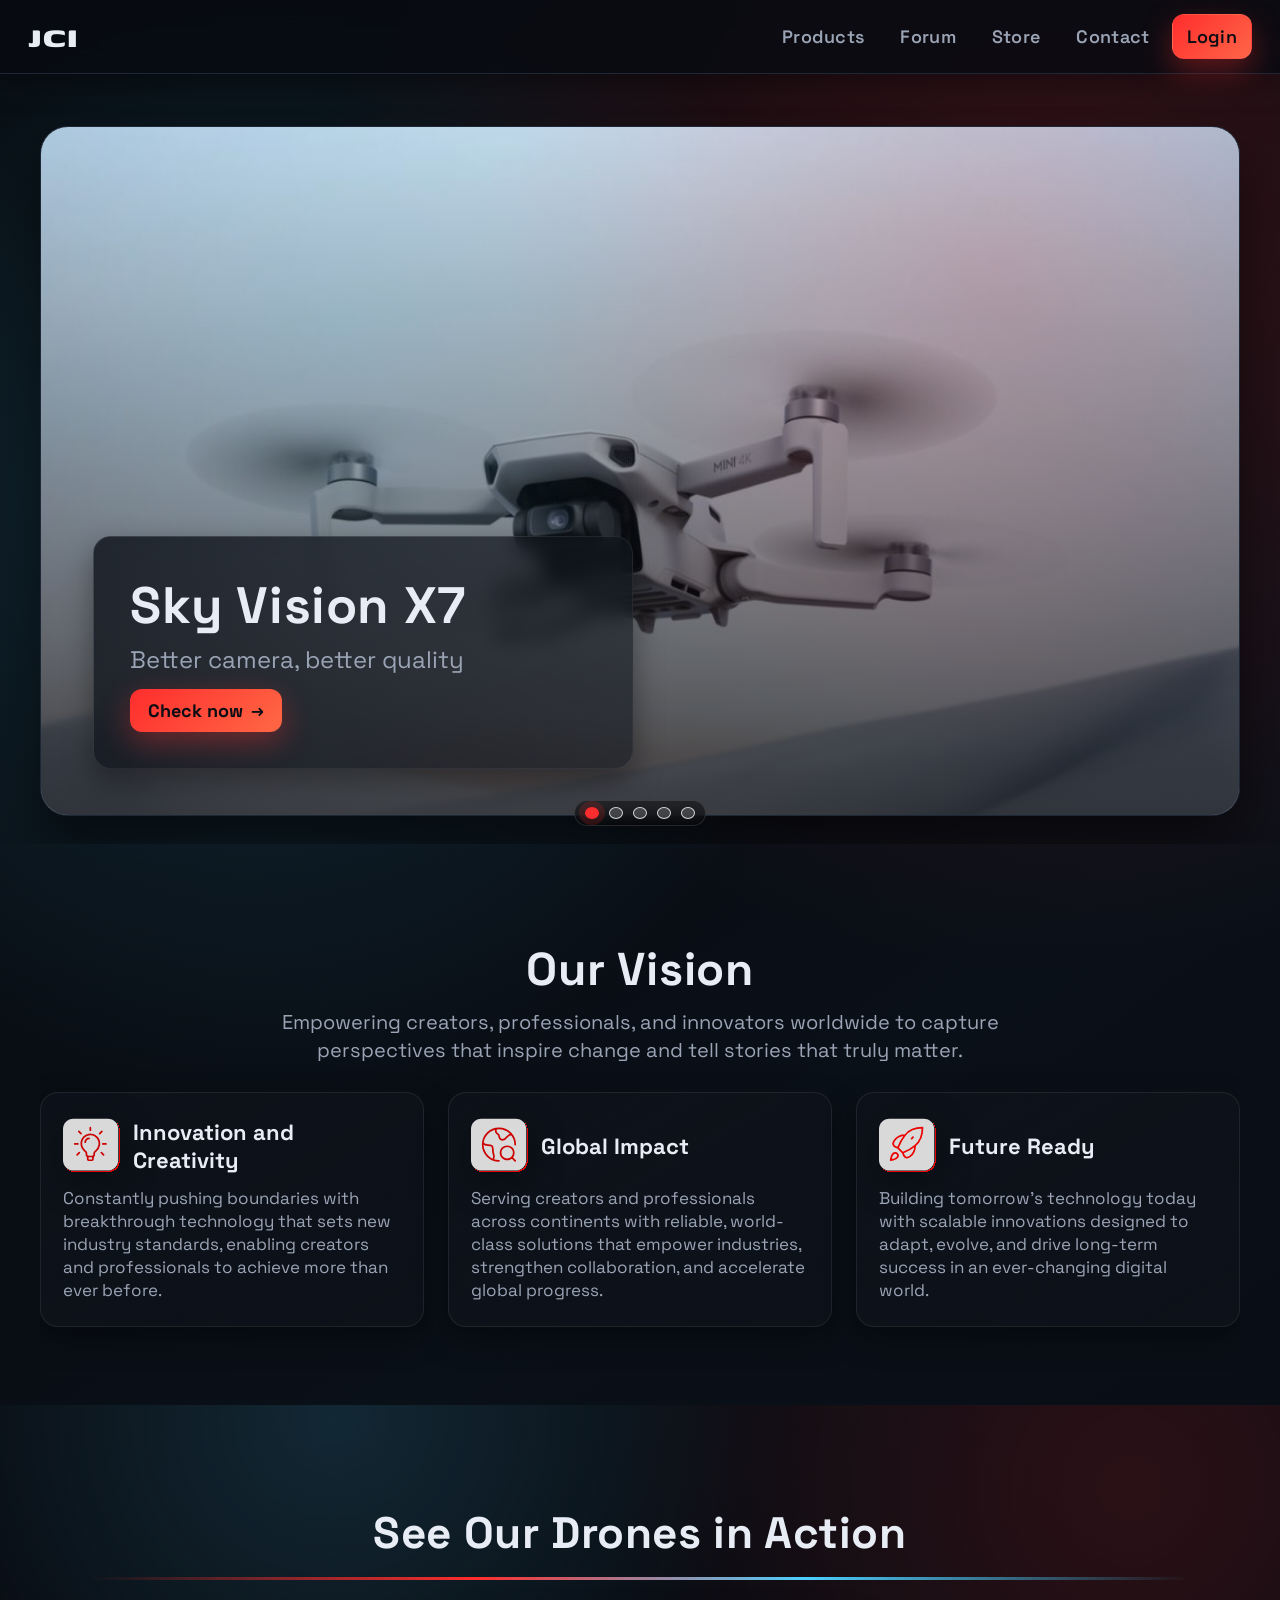
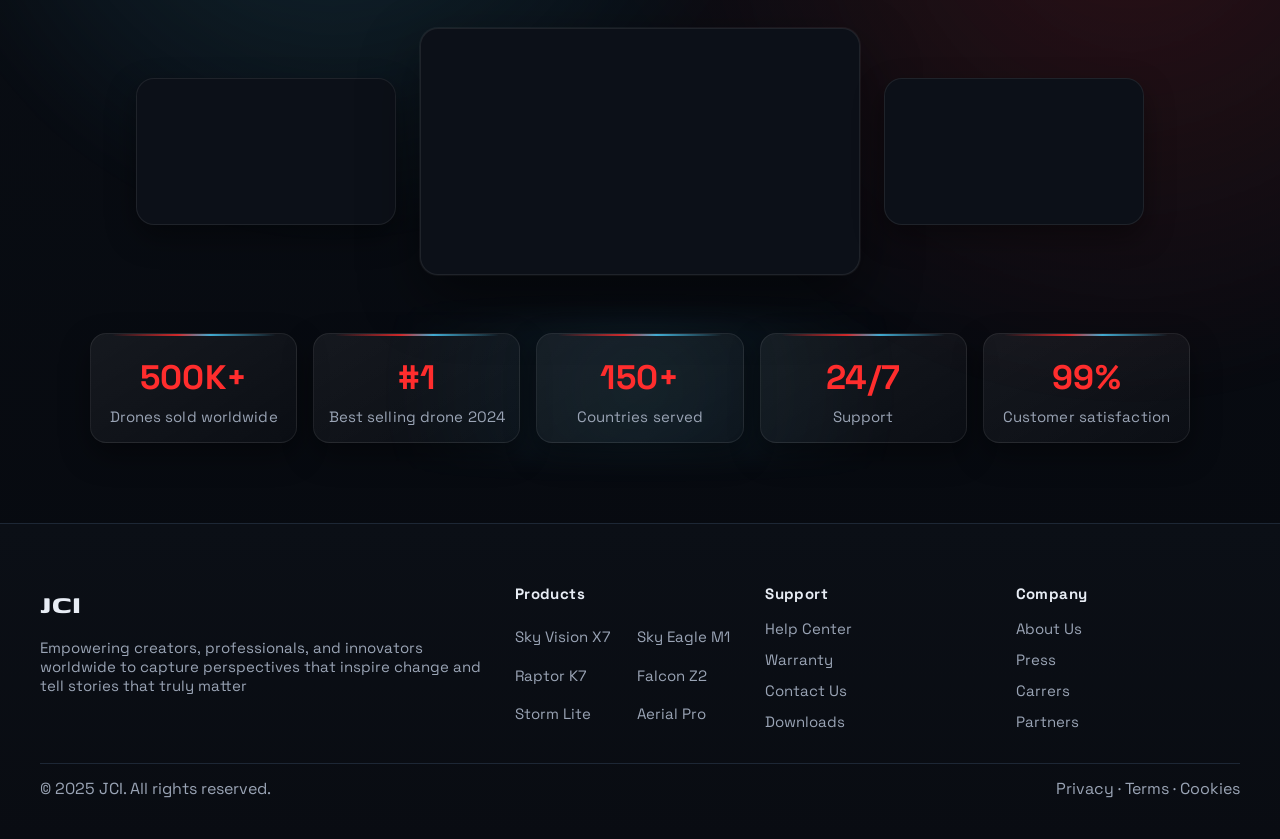
<file: index.html>
<!DOCTYPE html>
<html lang="en">
<head>
  <meta charset="UTF-8" />
  <meta name="viewport" content="width=device-width, initial-scale=1.0">
  <title>JCI Drones</title>
  <link href="https://fonts.googleapis.com/css2?family=Space+Grotesk:wght@400;600;700&family=Genos:wght@400;700;800&display=swap" rel="stylesheet">
  <link rel="stylesheet" href="css/base.css" />
  <link rel="stylesheet" href="css/navbar.css" />
  <link rel="stylesheet" href="css/footer.css" />
  <link rel="stylesheet" href="css/home.css" />
</head>
<body>
  <header class="navbar">
    <div class="logo">
        <a href="index.html">JCI</a>
    </div>
    <button class="menu-toggle" aria-label="Toggle menu">☰</button>
    <nav class="nav-links">
      <a href="products.html">Products</a>
      <a href="forum.html">Forum</a>
      <a href="store.html">Store</a>
      <a href="contact.html">Contact</a>
      <a href="index.html" class="btn-login">Login</a>
    </nav>
  </header>

  <section class="hero">
    <div class="hero-slide"></div>
    <div class="hero-dots" id="hero-dots"></div>
  </section>

  <section class="vision">
    <h2>Our Vision</h2>
    <p class="vision-text">
      Empowering creators, professionals, and innovators worldwide to capture perspectives that inspire change and tell stories that truly matter.
    </p>

    <div class="vision-cards">
      <div class="vision-card">
        <div class="vision-card-header">
          <img src="icon/1.svg" alt="Innovation icon" class="vision-icon">
          <h3>Innovation and Creativity</h3>
        </div>
        <p>
          Constantly pushing boundaries with breakthrough technology that sets new industry standards, enabling creators and professionals to achieve more than ever before.
        </p>
      </div>

      <div class="vision-card">
        <div class="vision-card-header">
          <img src="icon/2.svg" alt="Global impact icon" class="vision-icon">
          <h3>Global Impact</h3>
        </div>
        <p>
          Serving creators and professionals across continents with reliable, world-class solutions that empower industries, strengthen collaboration, and accelerate global progress.
        </p>
      </div>

      <div class="vision-card">
        <div class="vision-card-header">
          <img src="icon/3.svg" alt="Future ready icon" class="vision-icon">
          <h3>Future Ready</h3>
        </div>
        <p>
          Building tomorrow’s technology today with scalable innovations designed to adapt, evolve, and drive long-term success in an ever-changing digital world.
        </p>
      </div>
    </div>
  </section>

  <section class="video-showcase">
  <h2>See Our Drones in Action</h2>
  <div class="line"></div>

  <div class="video-carousel">
      <div class="video-row" id="video-row">
        <video class="video small" muted autoplay loop></video>
        <video class="video main" muted autoplay loop></video>
        <video class="video small" muted autoplay loop></video>
      </div>
    </div>

    <div class="stats">
      <div><h3>500K+</h3><p>Drones sold worldwide</p></div>
      <div><h3>#1</h3><p>Best selling drone 2024</p></div>
      <div><h3>150+</h3><p>Countries served</p></div>
      <div><h3>24/7</h3><p>Support</p></div>
      <div><h3>99%</h3><p>Customer satisfaction</p></div>
    </div>
  </section>

  <footer class="footer">
    <div class="footer-top">
      <div>
        <h1>JCI</h1>
        <p>Empowering creators, professionals, and innovators worldwide to capture perspectives that inspire change and tell stories that truly matter</p>
      </div>
      <div class="footer-products">
        <h4>Products</h4>
        <a href="#">Sky Vision X7</a>
        <a href="#">Sky Eagle M1</a>
        <a href="#">Raptor K7</a>
        <a href="#">Falcon Z2</a>
        <a href="#">Storm Lite</a>
        <a href="#">Aerial Pro</a>
      </div>
      <div class="footer-other">
        <h4>Support</h4>
        <a href="#">Help Center</a>
        <a href="#">Warranty</a>
        <a href="#">Contact Us</a>
        <a href="#">Downloads</a>
      </div>
      <div class="footer-other">
        <h4>Company</h4>
        <a href="#">About Us</a>
        <a href="#">Press</a>
        <a href="#">Carrers</a>
        <a href="#">Partners</a>
      </div>
    </div>
    <div class="footer-bottom">
      <span>© 2025 JCI. All rights reserved.</span>
      <span>Privacy · Terms · Cookies</span>
    </div>
  </footer>
  <script src="js/home.js"></script>
</body>
</html>
</file>
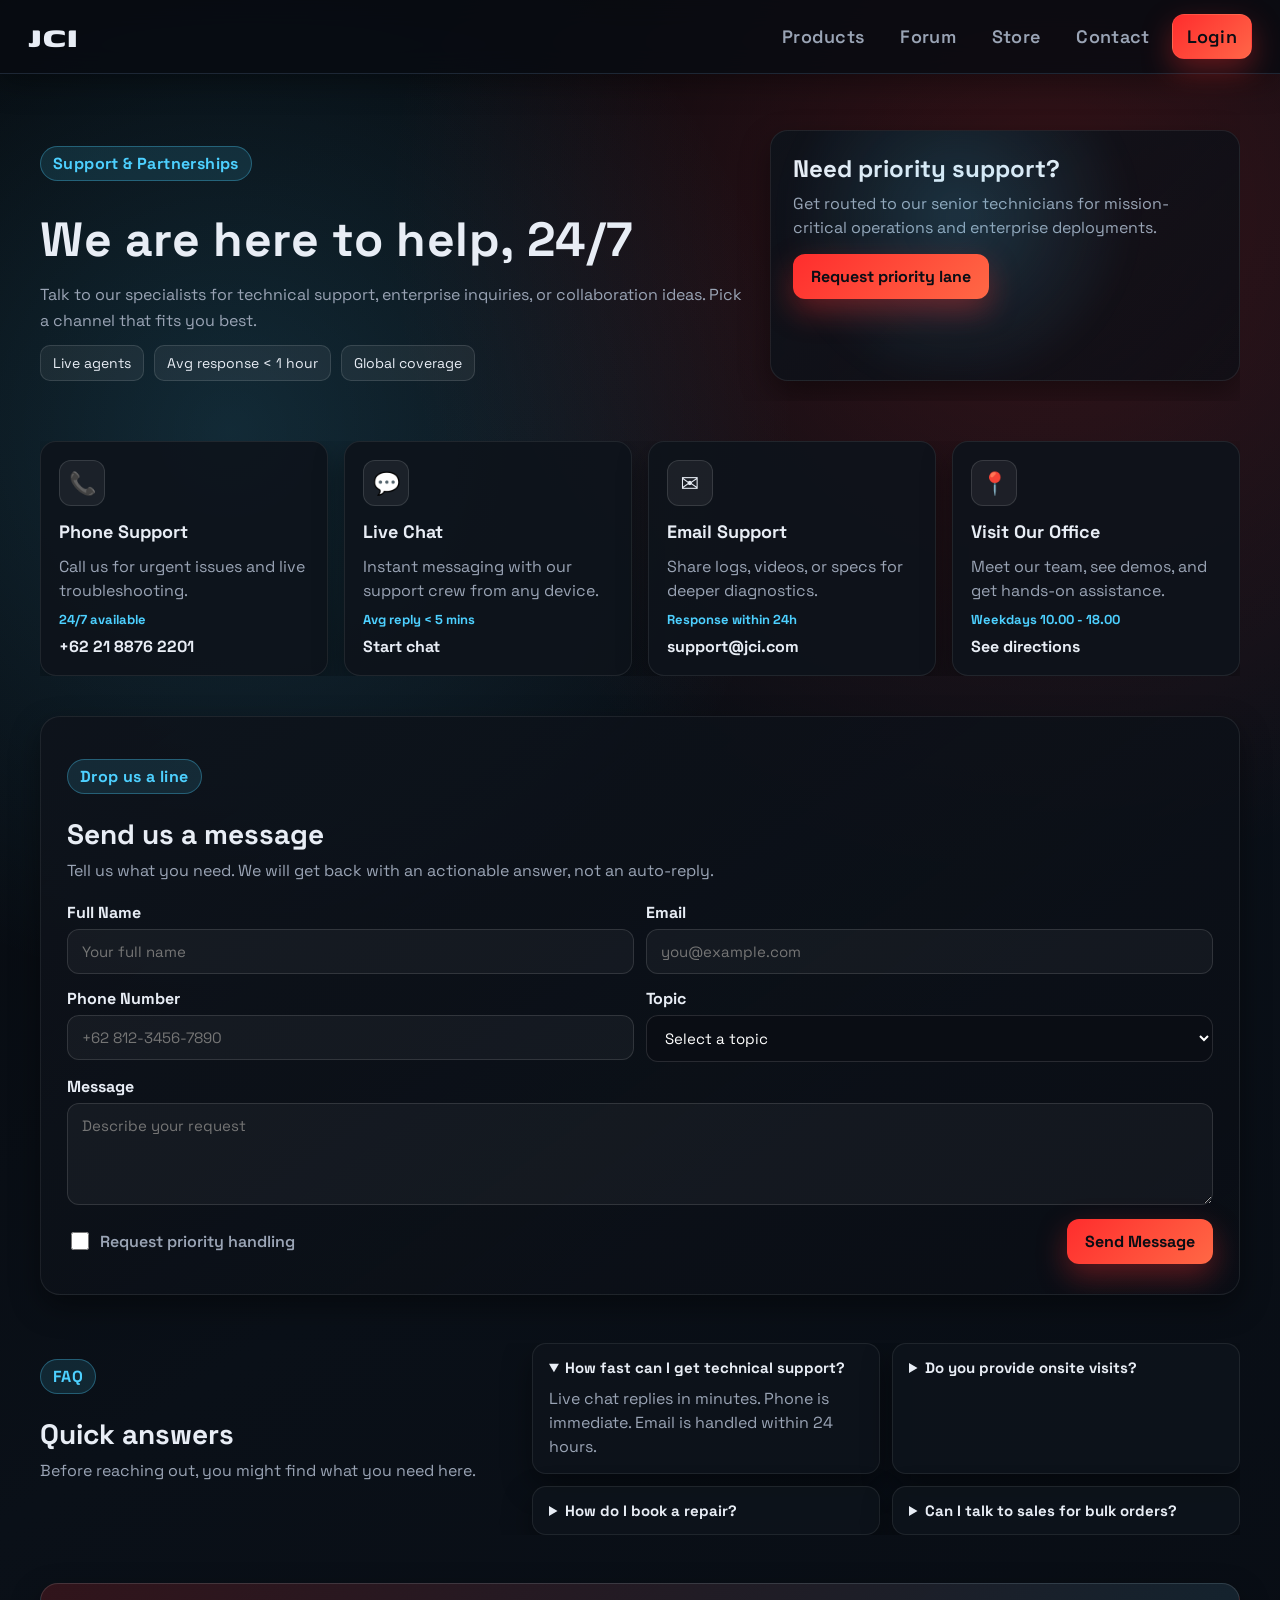
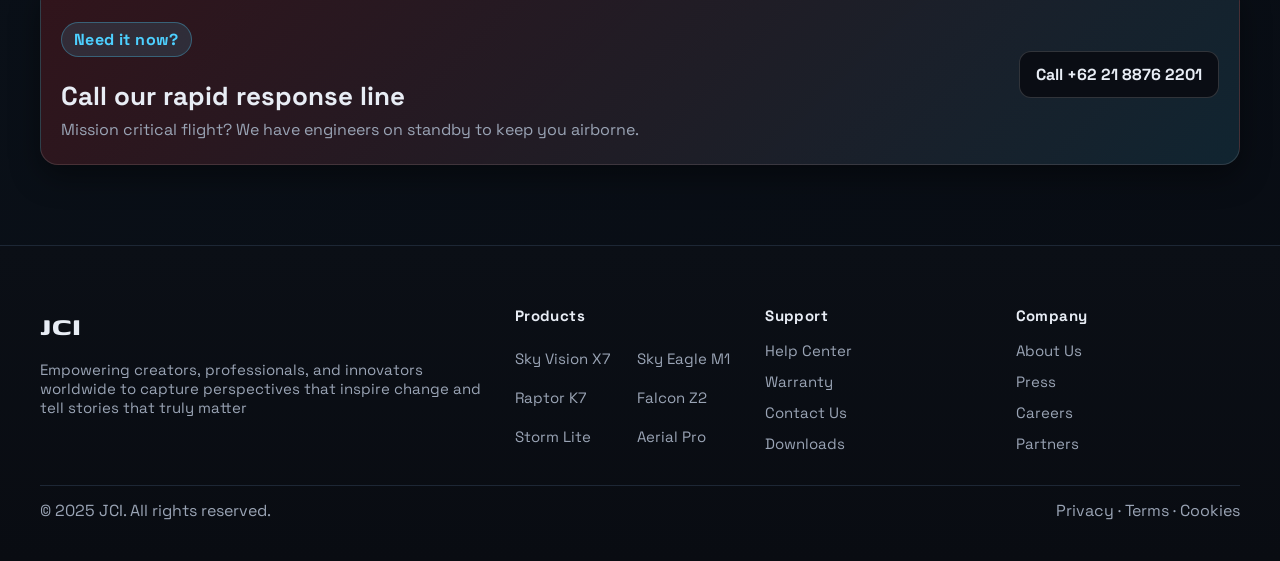
<file: contact.html>
<!DOCTYPE html>
<html lang="en">
<head>
  <meta charset="UTF-8">
  <meta name="viewport" content="width=device-width, initial-scale=1.0">
  <title>JCI – Contact</title>
  <link href="https://fonts.googleapis.com/css2?family=Space+Grotesk:wght@400;600;700&family=Genos:wght@400;700;800&display=swap" rel="stylesheet">
  <link rel="stylesheet" href="css/base.css">
  <link rel="stylesheet" href="css/navbar.css">
  <link rel="stylesheet" href="css/footer.css">
  <link rel="stylesheet" href="css/contact.css">
</head>
<body>
  <header class="navbar">
    <div class="logo">
      <a href="index.html">JCI</a>
    </div>
    <button class="menu-toggle" aria-label="Toggle menu">☰</button>
    <nav class="nav-links">
      <a href="products.html">Products</a>
      <a href="forum.html">Forum</a>
      <a href="store.html">Store</a>
      <a href="contact.html">Contact</a>
      <a href="index.html" class="btn-login">Login</a>
    </nav>
  </header>

  <main class="contact-page">
    <section class="contact-hero">
      <div class="hero-copy">
        <p class="eyebrow">Support & Partnerships</p>
        <h1>We are here to help, 24/7</h1>
        <p class="lede">Talk to our specialists for technical support, enterprise inquiries, or collaboration ideas. Pick a channel that fits you best.</p>
        <div class="hero-chips">
          <span class="chip">Live agents</span>
          <span class="chip">Avg response &lt; 1 hour</span>
          <span class="chip">Global coverage</span>
        </div>
      </div>
      <div class="hero-panel">
        <div class="panel-glow"></div>
        <h3>Need priority support?</h3>
        <p>Get routed to our senior technicians for mission-critical operations and enterprise deployments.</p>
        <a href="#contact-form" class="panel-btn">Request priority lane</a>
      </div>
    </section>

    <section class="contact-grid">
      <div class="contact-card">
        <div class="icon-circle">📞</div>
        <h3>Phone Support</h3>
        <p>Call us for urgent issues and live troubleshooting.</p>
        <div class="meta">24/7 available</div>
        <a href="" class="card-link">+62 21 8876 2201</a>
      </div>
      <div class="contact-card">
        <div class="icon-circle">💬</div>
        <h3>Live Chat</h3>
        <p>Instant messaging with our support crew from any device.</p>
        <div class="meta">Avg reply &lt; 5 mins</div>
        <a href="#" class="card-link">Start chat</a>
      </div>
      <div class="contact-card">
        <div class="icon-circle">✉️</div>
        <h3>Email Support</h3>
        <p>Share logs, videos, or specs for deeper diagnostics.</p>
        <div class="meta">Response within 24h</div>
        <a href="" class="card-link">support@jci.com</a>
      </div>
      <div class="contact-card">
        <div class="icon-circle">📍</div>
        <h3>Visit Our Office</h3>
        <p>Meet our team, see demos, and get hands-on assistance.</p>
        <div class="meta">Weekdays 10.00 - 18.00</div>
        <a href="" class="card-link">See directions</a>
      </div>
    </section>

    <section class="contact-form-section" id="contact-form">
      <div class="form-header">
        <div>
          <p class="eyebrow">Drop us a line</p>
          <h2>Send us a message</h2>
          <p class="lede">Tell us what you need. We will get back with an actionable answer, not an auto-reply.</p>
        </div>
      </div>
      <form class="contact-form">
        <div class="form-row">
          <label>
            Full Name
            <input type="text" name="name" placeholder="Your full name" required>
          </label>
          <label>
            Email
            <input type="email" name="email" placeholder="you@example.com" required>
          </label>
        </div>
        <div class="form-row">
          <label>
            Phone Number
            <input type="tel" name="phone" placeholder="+62 812-3456-7890" required>
          </label>
          <label>
            Topic
            <select name="topic" required>
              <option value="">Select a topic</option>
              <option value="support">Technical support</option>
              <option value="sales">Sales & pricing</option>
              <option value="partnership">Partnership</option>
              <option value="warranty">Warranty & repair</option>
            </select>
          </label>
        </div>
        <label>
          Message
          <textarea name="message" rows="4" placeholder="Describe your request"></textarea>
        </label>
        <div class="form-actions">
          <label class="checkbox">
            <input type="checkbox" name="priority">
            <span>Request priority handling</span>
          </label>
          <button type="submit" class="btn-submit">Send Message</button>
        </div>
      </form>
    </section>

    <section class="faq-section">
      <div class="faq-header">
        <p class="eyebrow">FAQ</p>
        <h2>Quick answers</h2>
        <p class="lede">Before reaching out, you might find what you need here.</p>
      </div>
      <div class="faq-grid">
        <details open>
          <summary>How fast can I get technical support?</summary>
          <p>Live chat replies in minutes. Phone is immediate. Email is handled within 24 hours.</p>
        </details>
        <details>
          <summary>Do you provide onsite visits?</summary>
          <p>Yes, for enterprise deployments. Share your location and scope, and we will schedule a field engineer.</p>
        </details>
        <details>
          <summary>How do I book a repair?</summary>
          <p>Submit the form with your serial number. We will arrange pickup or direct you to the nearest service hub.</p>
        </details>
        <details>
          <summary>Can I talk to sales for bulk orders?</summary>
          <p>Choose Sales & pricing in the topic list. Our sales team will respond with tailored options and SLAs.</p>
        </details>
      </div>
    </section>

    <section class="cta-banner">
      <div>
        <p class="eyebrow">Need it now?</p>
        <h2>Call our rapid response line</h2>
        <p class="lede">Mission critical flight? We have engineers on standby to keep you airborne.</p>
      </div>
      <a class="cta-btn" href="">Call +62 21 8876 2201</a>
    </section>
  </main>

  <footer class="footer">
    <div class="footer-top">
      <div>
        <h1>JCI</h1>
        <p>Empowering creators, professionals, and innovators worldwide to capture perspectives that inspire change and tell stories that truly matter</p>
      </div>
      <div class="footer-products">
        <h4>Products</h4>
        <a href="#">Sky Vision X7</a>
        <a href="#">Sky Eagle M1</a>
        <a href="#">Raptor K7</a>
        <a href="#">Falcon Z2</a>
        <a href="#">Storm Lite</a>
        <a href="#">Aerial Pro</a>
      </div>
      <div class="footer-other">
        <h4>Support</h4>
        <a href="#">Help Center</a>
        <a href="#">Warranty</a>
        <a href="#">Contact Us</a>
        <a href="#">Downloads</a>
      </div>
      <div class="footer-other">
        <h4>Company</h4>
        <a href="#">About Us</a>
        <a href="#">Press</a>
        <a href="#">Careers</a>
        <a href="#">Partners</a>
      </div>
    </div>
    <div class="footer-bottom">
      <span>© 2025 JCI. All rights reserved.</span>
      <span>Privacy · Terms · Cookies</span>
    </div>
  </footer>

  <script src="js/contact.js"></script>
</body>
</html>
</file>
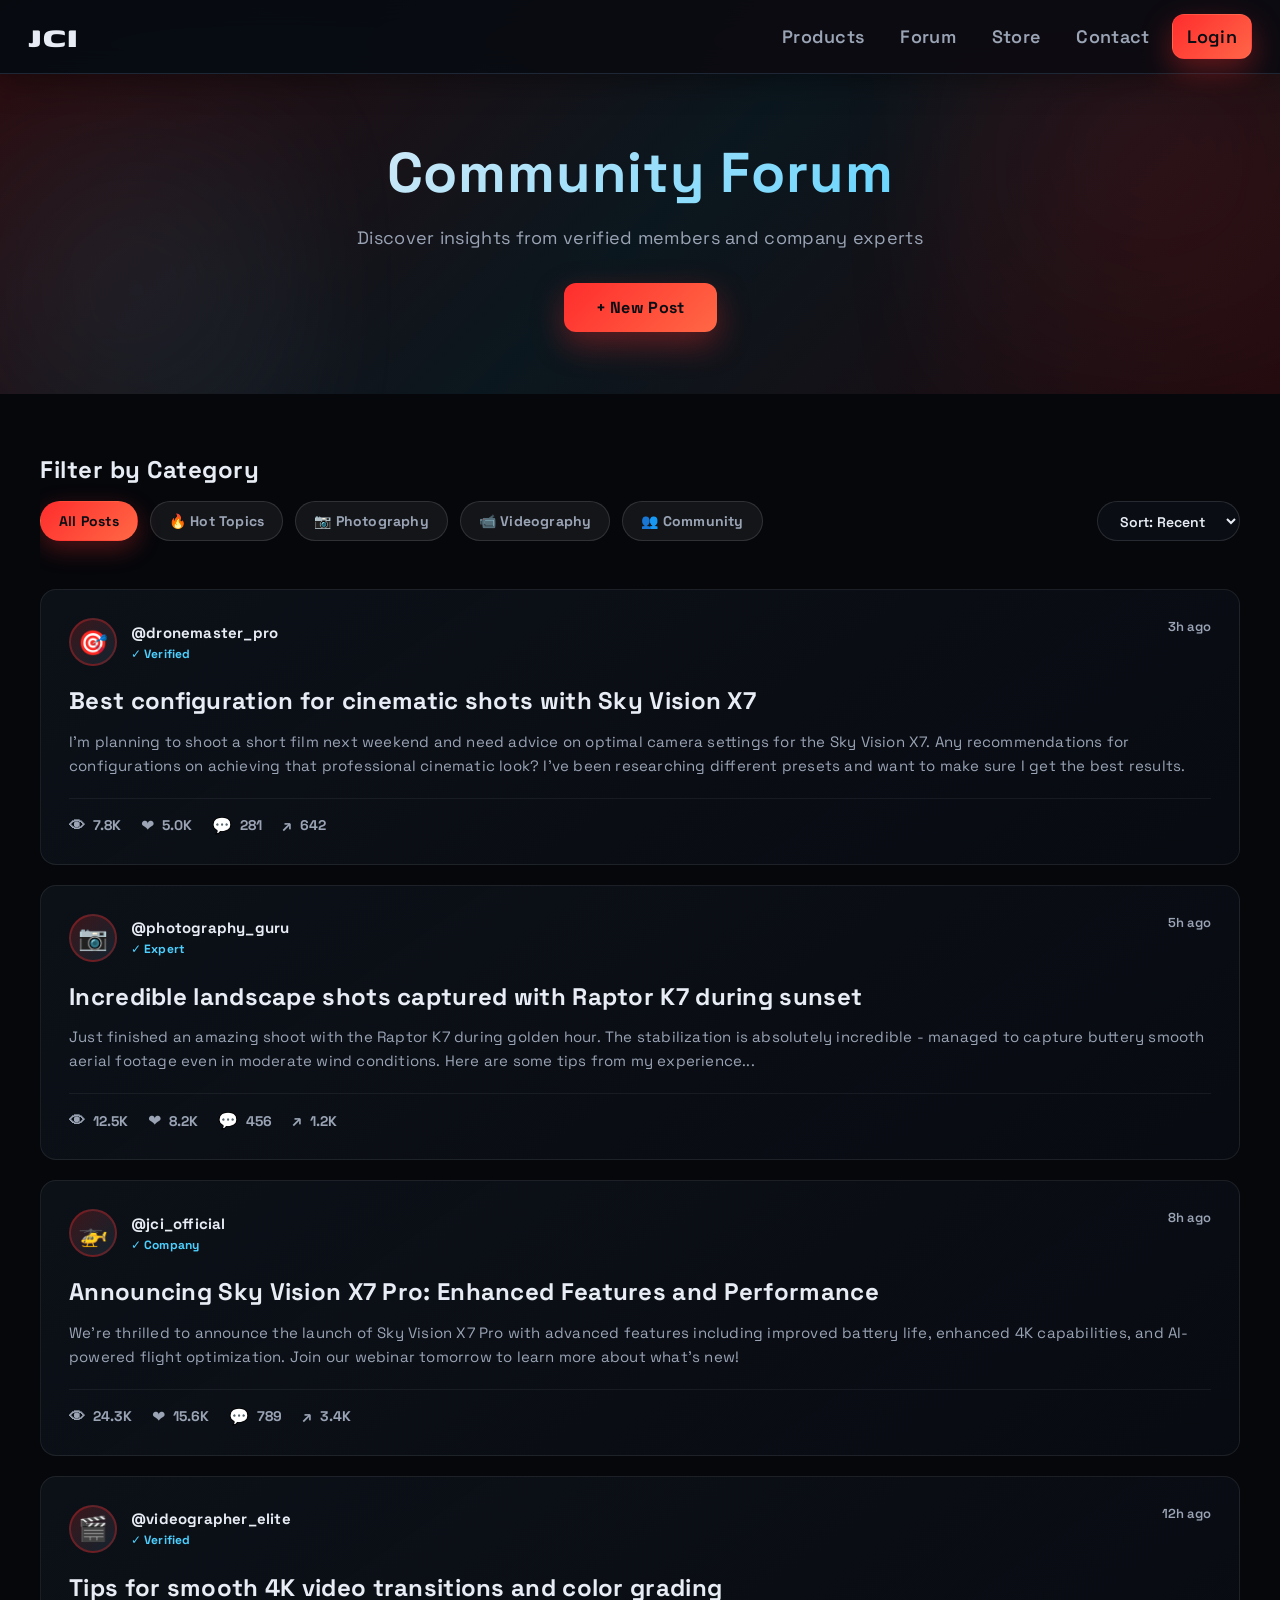
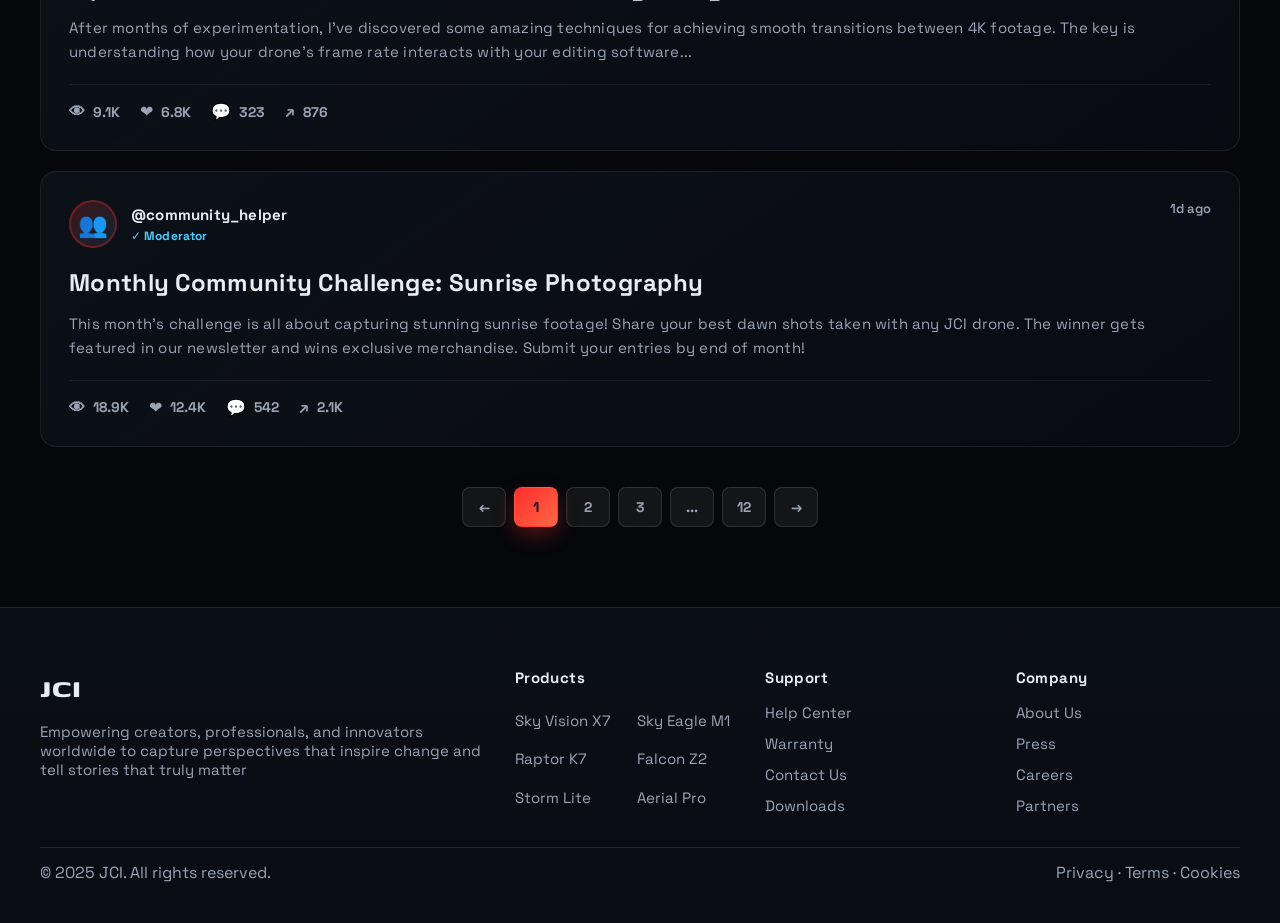
<file: forum.html>
<!DOCTYPE html>
<html lang="en">
<head>
  <meta charset="UTF-8">
  <meta name="viewport" content="width=device-width, initial-scale=1.0">
  <title>JCI – Community Forum</title>
  <link href="https://fonts.googleapis.com/css2?family=Space+Grotesk:wght@400;600;700&family=Genos:wght@400;700;800&display=swap" rel="stylesheet">
  <link rel="stylesheet" href="css/base.css">
  <link rel="stylesheet" href="css/navbar.css">
  <link rel="stylesheet" href="css/footer.css">
  <link rel="stylesheet" href="css/forum.css">
</head>
<body>
  <header class="navbar">
    <div class="logo">
        <a href="index.html">JCI</a>
    </div>
    <button class="menu-toggle" aria-label="Toggle menu">☰</button>
    <nav class="nav-links">
      <a href="products.html">Products</a>
      <a href="forum.html">Forum</a>
      <a href="store.html">Store</a>
      <a href="contact.html">Contact</a>
      <a href="index.html" class="btn-login">Login</a>
    </nav>
  </header>

  <main class="forum-page">
    <section class="forum-hero">
      <div class="hero-content">
        <h1>Community Forum</h1>
        <p>Discover insights from verified members and company experts</p>
        <button class="btn-create-post">+ New Post</button>
      </div>
      <div class="hero-backdrop"></div>
    </section>

    <section class="forum-content">
      <div class="forum-controls">
        <h2>Filter by Category</h2>
        <div class="controls-wrapper">
          <div class="category-pills">
            <button class="pill-btn active" data-category="all">All Posts</button>
            <button class="pill-btn" data-category="hot">🔥 Hot Topics</button>
            <button class="pill-btn" data-category="photography">📷 Photography</button>
            <button class="pill-btn" data-category="videography">📹 Videography</button>
            <button class="pill-btn" data-category="community">👥 Community</button>
          </div>
          <div class="sort-dropdown">
            <select id="sort-by">
              <option value="recent">Sort: Recent</option>
              <option value="popular">Popular</option>
              <option value="trending">Trending</option>
            </select>
          </div>
        </div>
      </div>

      <div class="posts-container">
        <div class="posts-list">
          <article class="post-card">
            <div class="post-header">
              <div class="author-section">
                <div class="author-avatar">🎯</div>
                <div class="author-info">
                  <h3 class="author-name">@dronemaster_pro</h3>
                  <span class="author-badge">✓ Verified</span>
                </div>
              </div>
              <span class="post-time">3h ago</span>
            </div>
            
            <div class="post-content">
              <h2 class="post-title">Best configuration for cinematic shots with Sky Vision X7</h2>
              <p class="post-desc">I'm planning to shoot a short film next weekend and need advice on optimal camera settings for the Sky Vision X7. Any recommendations for configurations on achieving that professional cinematic look? I've been researching different presets and want to make sure I get the best results.</p>
            </div>

            <div class="post-stats">
              <div class="stat-item">
                <span class="stat-icon">👁</span>
                <span class="stat-value">7.8K</span>
              </div>
              <div class="stat-item">
                <span class="stat-icon">❤️</span>
                <span class="stat-value">5.0K</span>
              </div>
              <div class="stat-item">
                <span class="stat-icon">💬</span>
                <span class="stat-value">281</span>
              </div>
              <div class="stat-item">
                <span class="stat-icon">↗️</span>
                <span class="stat-value">642</span>
              </div>
            </div>
          </article>

          <article class="post-card">
            <div class="post-header">
              <div class="author-section">
                <div class="author-avatar">📷</div>
                <div class="author-info">
                  <h3 class="author-name">@photography_guru</h3>
                  <span class="author-badge">✓ Expert</span>
                </div>
              </div>
              <span class="post-time">5h ago</span>
            </div>
            
            <div class="post-content">
              <h2 class="post-title">Incredible landscape shots captured with Raptor K7 during sunset</h2>
              <p class="post-desc">Just finished an amazing shoot with the Raptor K7 during golden hour. The stabilization is absolutely incredible - managed to capture buttery smooth aerial footage even in moderate wind conditions. Here are some tips from my experience...</p>
            </div>

            <div class="post-stats">
              <div class="stat-item">
                <span class="stat-icon">👁</span>
                <span class="stat-value">12.5K</span>
              </div>
              <div class="stat-item">
                <span class="stat-icon">❤️</span>
                <span class="stat-value">8.2K</span>
              </div>
              <div class="stat-item">
                <span class="stat-icon">💬</span>
                <span class="stat-value">456</span>
              </div>
              <div class="stat-item">
                <span class="stat-icon">↗️</span>
                <span class="stat-value">1.2K</span>
              </div>
            </div>
          </article>

          <article class="post-card">
            <div class="post-header">
              <div class="author-section">
                <div class="author-avatar">🚁</div>
                <div class="author-info">
                  <h3 class="author-name">@jci_official</h3>
                  <span class="author-badge">✓ Company</span>
                </div>
              </div>
              <span class="post-time">8h ago</span>
            </div>
            
            <div class="post-content">
              <h2 class="post-title">Announcing Sky Vision X7 Pro: Enhanced Features and Performance</h2>
              <p class="post-desc">We're thrilled to announce the launch of Sky Vision X7 Pro with advanced features including improved battery life, enhanced 4K capabilities, and AI-powered flight optimization. Join our webinar tomorrow to learn more about what's new!</p>
            </div>

            <div class="post-stats">
              <div class="stat-item">
                <span class="stat-icon">👁</span>
                <span class="stat-value">24.3K</span>
              </div>
              <div class="stat-item">
                <span class="stat-icon">❤️</span>
                <span class="stat-value">15.6K</span>
              </div>
              <div class="stat-item">
                <span class="stat-icon">💬</span>
                <span class="stat-value">789</span>
              </div>
              <div class="stat-item">
                <span class="stat-icon">↗️</span>
                <span class="stat-value">3.4K</span>
              </div>
            </div>
          </article>

          <article class="post-card">
            <div class="post-header">
              <div class="author-section">
                <div class="author-avatar">🎬</div>
                <div class="author-info">
                  <h3 class="author-name">@videographer_elite</h3>
                  <span class="author-badge">✓ Verified</span>
                </div>
              </div>
              <span class="post-time">12h ago</span>
            </div>
            
            <div class="post-content">
              <h2 class="post-title">Tips for smooth 4K video transitions and color grading</h2>
              <p class="post-desc">After months of experimentation, I've discovered some amazing techniques for achieving smooth transitions between 4K footage. The key is understanding how your drone's frame rate interacts with your editing software...</p>
            </div>

            <div class="post-stats">
              <div class="stat-item">
                <span class="stat-icon">👁</span>
                <span class="stat-value">9.1K</span>
              </div>
              <div class="stat-item">
                <span class="stat-icon">❤️</span>
                <span class="stat-value">6.8K</span>
              </div>
              <div class="stat-item">
                <span class="stat-icon">💬</span>
                <span class="stat-value">323</span>
              </div>
              <div class="stat-item">
                <span class="stat-icon">↗️</span>
                <span class="stat-value">876</span>
              </div>
            </div>
          </article>

          <article class="post-card">
            <div class="post-header">
              <div class="author-section">
                <div class="author-avatar">👥</div>
                <div class="author-info">
                  <h3 class="author-name">@community_helper</h3>
                  <span class="author-badge">✓ Moderator</span>
                </div>
              </div>
              <span class="post-time">1d ago</span>
            </div>
            
            <div class="post-content">
              <h2 class="post-title">Monthly Community Challenge: Sunrise Photography</h2>
              <p class="post-desc">This month's challenge is all about capturing stunning sunrise footage! Share your best dawn shots taken with any JCI drone. The winner gets featured in our newsletter and wins exclusive merchandise. Submit your entries by end of month!</p>
            </div>

            <div class="post-stats">
              <div class="stat-item">
                <span class="stat-icon">👁</span>
                <span class="stat-value">18.9K</span>
              </div>
              <div class="stat-item">
                <span class="stat-icon">❤️</span>
                <span class="stat-value">12.4K</span>
              </div>
              <div class="stat-item">
                <span class="stat-icon">💬</span>
                <span class="stat-value">542</span>
              </div>
              <div class="stat-item">
                <span class="stat-icon">↗️</span>
                <span class="stat-value">2.1K</span>
              </div>
            </div>
          </article>
        </div>

        <div class="pagination">
          <button class="page-btn">←</button>
          <button class="page-btn active">1</button>
          <button class="page-btn">2</button>
          <button class="page-btn">3</button>
          <button class="page-btn">...</button>
          <button class="page-btn">12</button>
          <button class="page-btn">→</button>
        </div>
      </div>
    </section>
  </main>

  <footer class="footer">
    <div class="footer-top">
      <div>
        <h1>JCI</h1>
        <p>Empowering creators, professionals, and innovators worldwide to capture perspectives that inspire change and tell stories that truly matter</p>
      </div>
      <div class="footer-products">
        <h4>Products</h4>
        <a href="#">Sky Vision X7</a>
        <a href="#">Sky Eagle M1</a>
        <a href="#">Raptor K7</a>
        <a href="#">Falcon Z2</a>
        <a href="#">Storm Lite</a>
        <a href="#">Aerial Pro</a>
      </div>
      <div class="footer-other">
        <h4>Support</h4>
        <a href="#">Help Center</a>
        <a href="#">Warranty</a>
        <a href="#">Contact Us</a>
        <a href="#">Downloads</a>
      </div>
      <div class="footer-other">
        <h4>Company</h4>
        <a href="#">About Us</a>
        <a href="#">Press</a>
        <a href="#">Careers</a>
        <a href="#">Partners</a>
      </div>
    </div>
    <div class="footer-bottom">
      <span>© 2025 JCI. All rights reserved.</span>
      <span>Privacy · Terms · Cookies</span>
    </div>
  </footer>

  <script src="js/forum.js"></script>
</body>
</html>
</file>
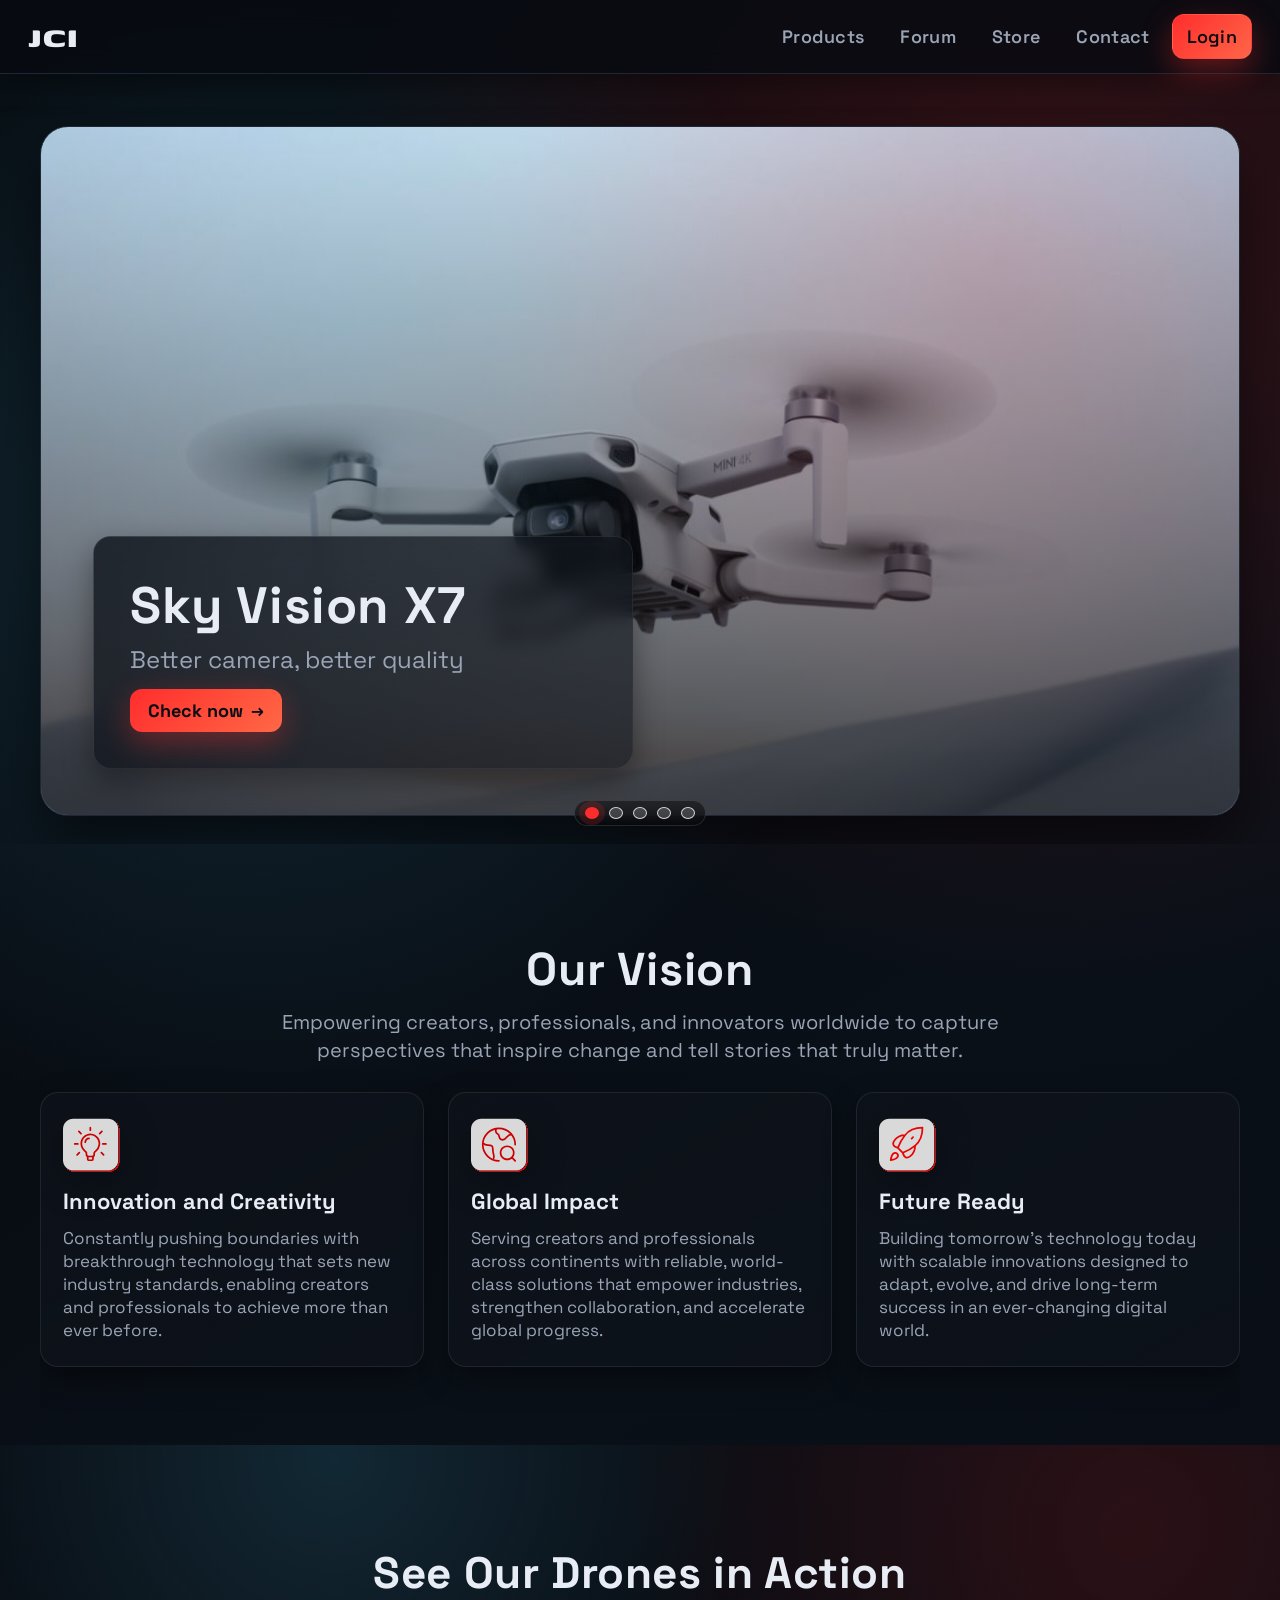
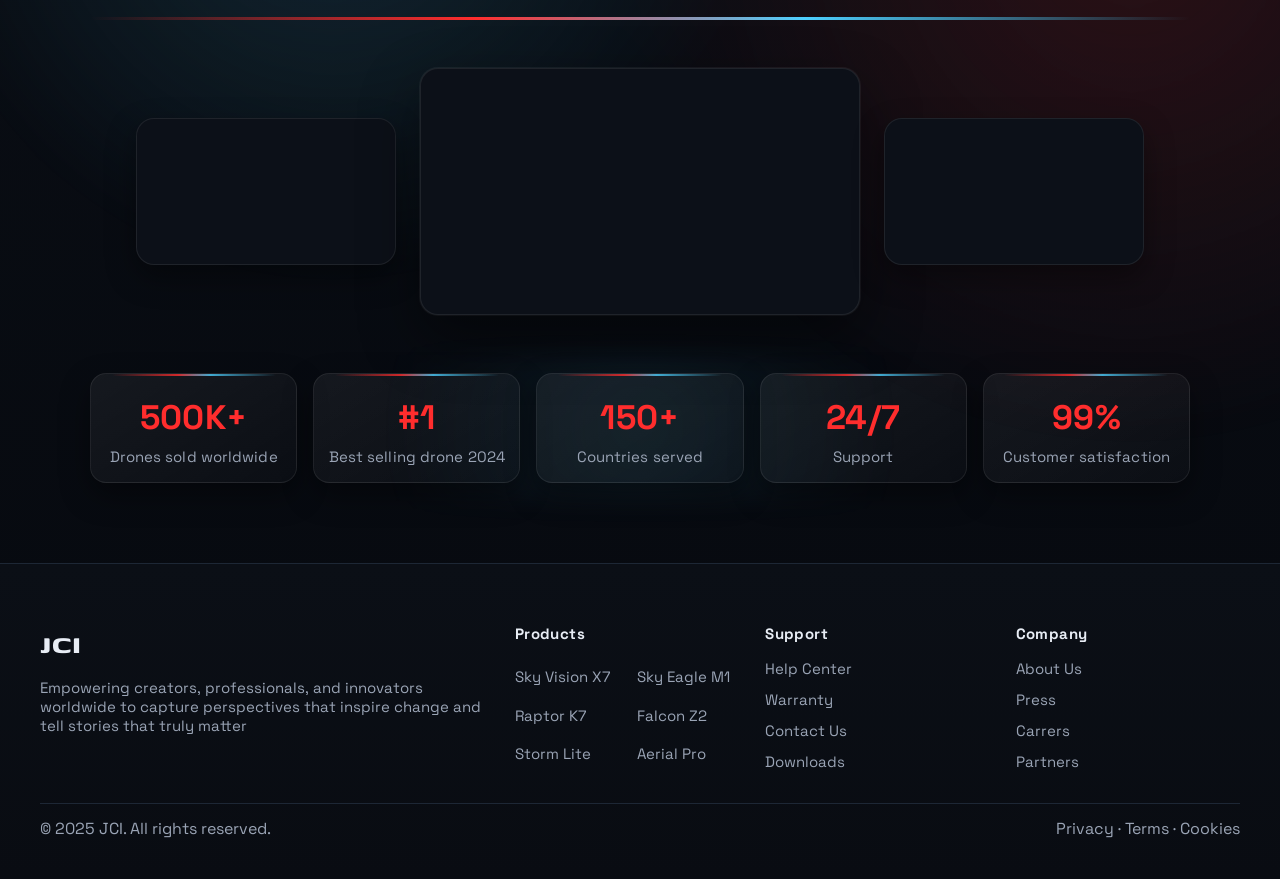
<file: home.html>
<!DOCTYPE html>
<html lang="en">
<head>
  <meta charset="UTF-8" />
  <meta name="viewport" content="width=device-width, initial-scale=1.0">
  <title>JCI Drones</title>
  <link href="https://fonts.googleapis.com/css2?family=Space+Grotesk:wght@400;600;700&family=Genos:wght@400;700;800&display=swap" rel="stylesheet">
  <link rel="stylesheet" href="css/base.css" />
  <link rel="stylesheet" href="css/navbar.css" />
  <link rel="stylesheet" href="css/footer.css" />
  <link rel="stylesheet" href="css/home.css" />
</head>
<body>
  <header class="navbar">
    <div class="logo">
        <a href="home.html">JCI</a>
    </div>
    <button class="menu-toggle" aria-label="Toggle menu">☰</button>
    <nav class="nav-links">
      <a href="products.html">Products</a>
      <a href="forum.html">Forum</a>
      <a href="store.html">Store</a>
      <a href="contact.html">Contact</a>
      <a href="home.html" class="btn-login">Login</a>
    </nav>
  </header>

  <section class="hero">
    <div class="hero-slide"></div>
    <div class="hero-dots" id="hero-dots"></div>
  </section>

  <section class="vision">
    <h2>Our Vision</h2>
    <p class="vision-text">
      Empowering creators, professionals, and innovators worldwide to capture perspectives that inspire change and tell stories that truly matter.
    </p>

    <div class="vision-cards">
      <div class="vision-card">
        <img src="icon/1.svg" alt="Innovation icon" class="vision-icon">
        <h3>Innovation and Creativity</h3>
        <p>
          Constantly pushing boundaries with breakthrough technology that sets new industry standards, enabling creators and professionals to achieve more than ever before.
        </p>
      </div>

      <div class="vision-card">
        <img src="icon/2.svg" alt="Global impact icon" class="vision-icon">
        <h3>Global Impact</h3>
        <p>
          Serving creators and professionals across continents with reliable, world-class solutions that empower industries, strengthen collaboration, and accelerate global progress.
        </p>
      </div>

      <div class="vision-card">
        <img src="icon/3.svg" alt="Future ready icon" class="vision-icon">
        <h3>Future Ready</h3>
        <p>
          Building tomorrow’s technology today with scalable innovations designed to adapt, evolve, and drive long-term success in an ever-changing digital world.
        </p>
      </div>
    </div>
  </section>

  <section class="video-showcase">
  <h2>See Our Drones in Action</h2>
  <div class="line"></div>

  <div class="video-carousel">
      <div class="video-row" id="video-row">
        <video class="video small" muted autoplay loop></video>
        <video class="video main" muted autoplay loop></video>
        <video class="video small" muted autoplay loop></video>
      </div>
    </div>

    <div class="stats">
      <div><h3>500K+</h3><p>Drones sold worldwide</p></div>
      <div><h3>#1</h3><p>Best selling drone 2024</p></div>
      <div><h3>150+</h3><p>Countries served</p></div>
      <div><h3>24/7</h3><p>Support</p></div>
      <div><h3>99%</h3><p>Customer satisfaction</p></div>
    </div>
  </section>

  <footer class="footer">
    <div class="footer-top">
      <div>
        <h1>JCI</h1>
        <p>Empowering creators, professionals, and innovators worldwide to capture perspectives that inspire change and tell stories that truly matter</p>
      </div>
      <div class="footer-products">
        <h4>Products</h4>
        <a href="#">Sky Vision X7</a>
        <a href="#">Sky Eagle M1</a>
        <a href="#">Raptor K7</a>
        <a href="#">Falcon Z2</a>
        <a href="#">Storm Lite</a>
        <a href="#">Aerial Pro</a>
      </div>
      <div class="footer-other">
        <h4>Support</h4>
        <a href="#">Help Center</a>
        <a href="#">Warranty</a>
        <a href="#">Contact Us</a>
        <a href="#">Downloads</a>
      </div>
      <div class="footer-other">
        <h4>Company</h4>
        <a href="#">About Us</a>
        <a href="#">Press</a>
        <a href="#">Carrers</a>
        <a href="#">Partners</a>
      </div>
    </div>
    <div class="footer-bottom">
      <span>© 2025 JCI. All rights reserved.</span>
      <span>Privacy · Terms · Cookies</span>
    </div>
  </footer>
  <script src="js/home.js"></script>
</body>
</html>
</file>
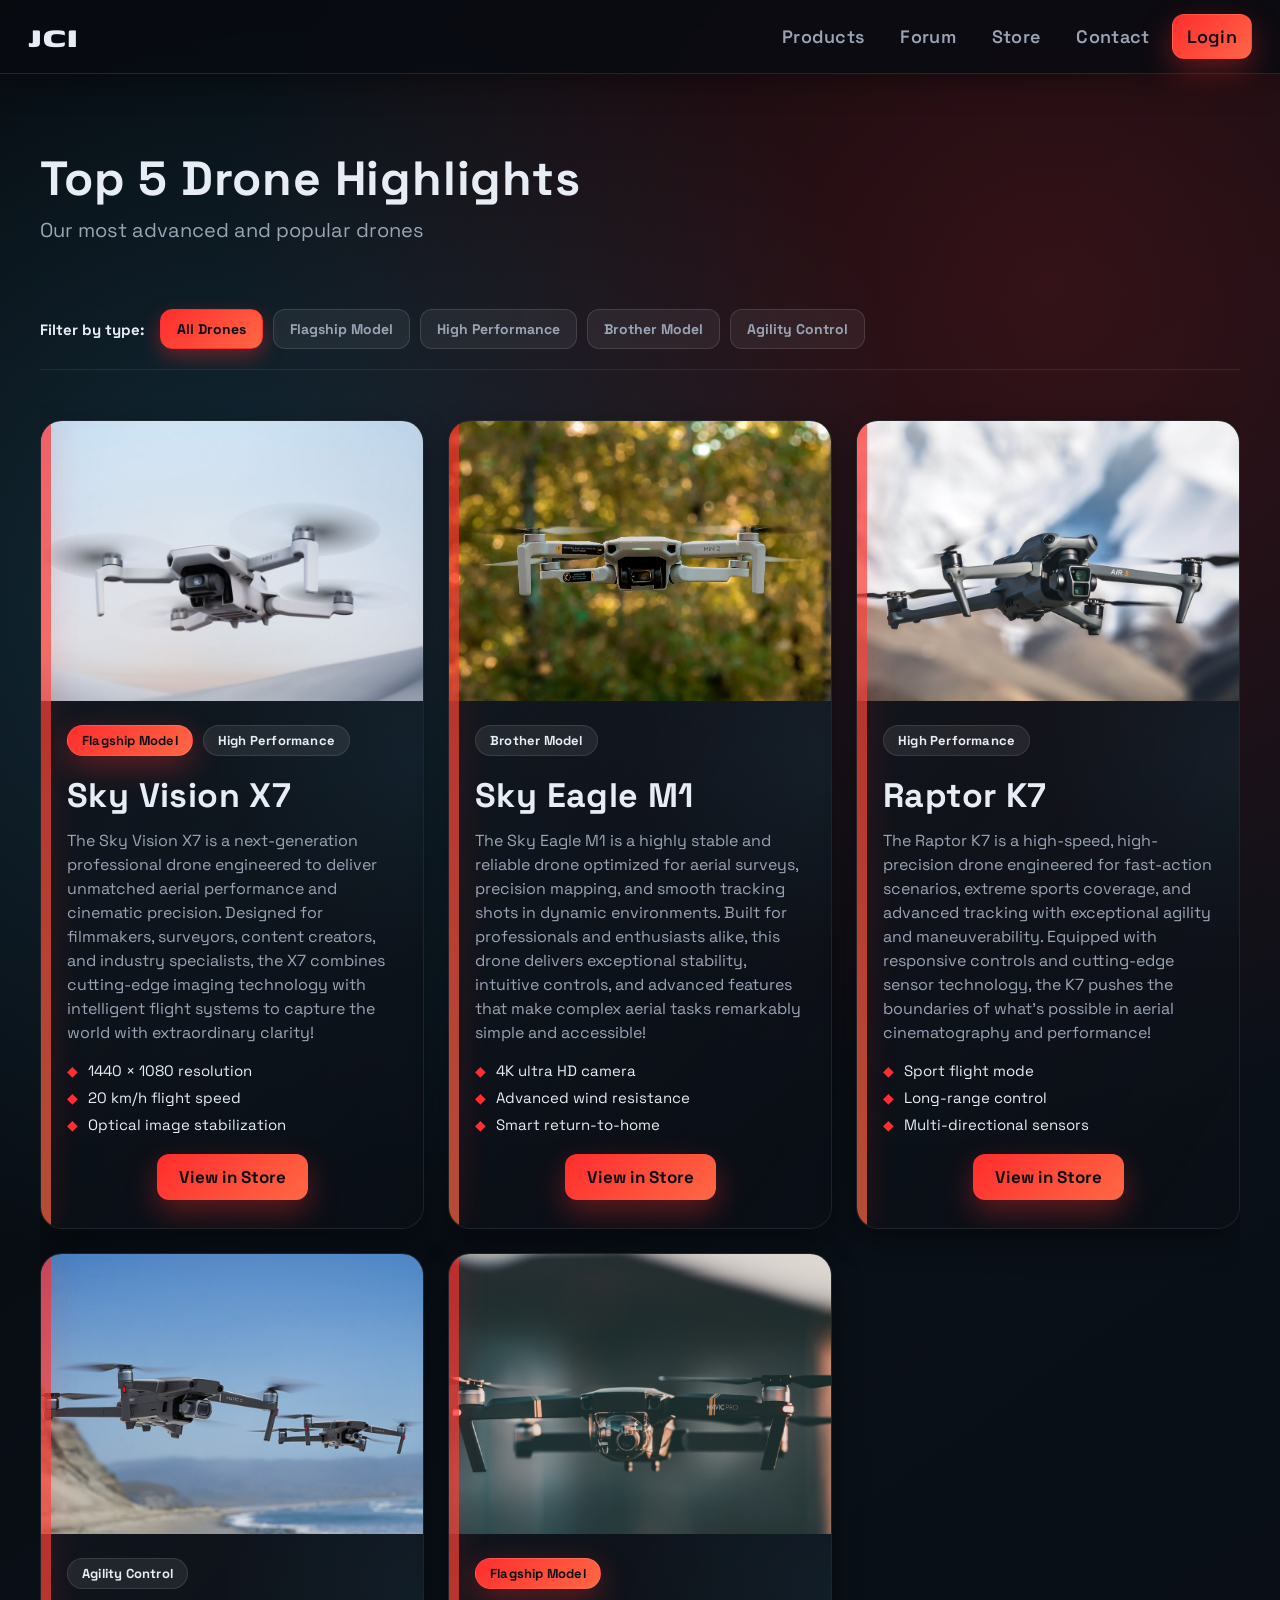
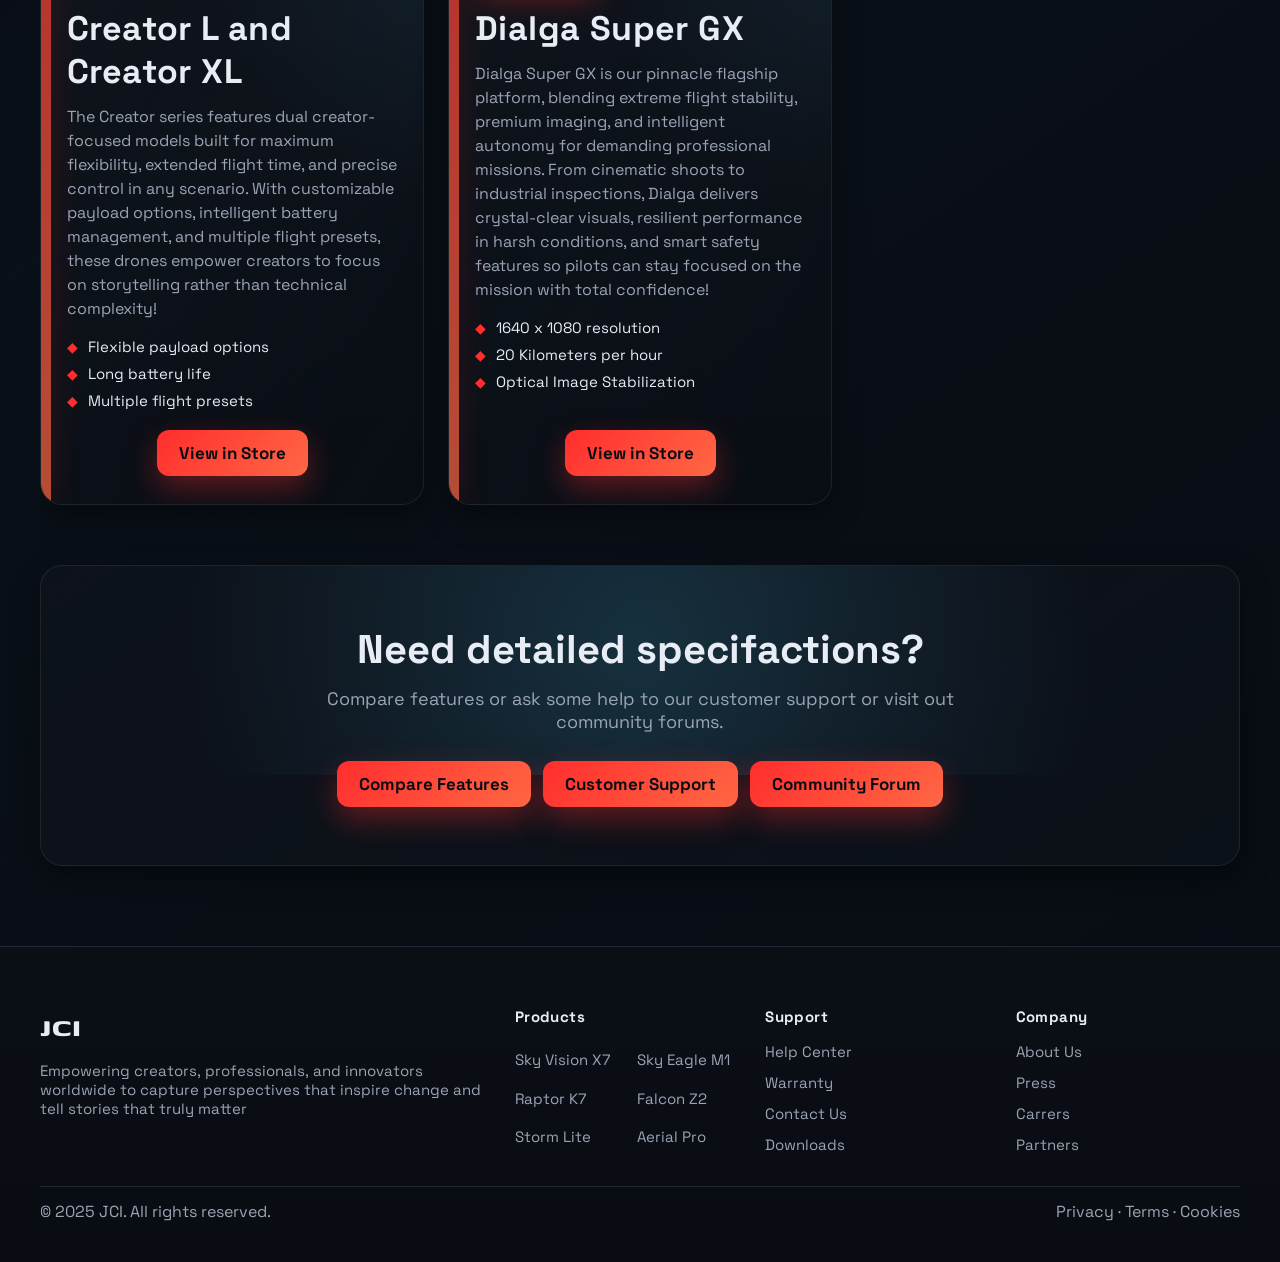
<file: products.html>
<!DOCTYPE html>
<html lang="en">
<head>
  <meta charset="UTF-8">
  <meta name="viewport" content="width=device-width, initial-scale=1.0">
  <title>JCI – Products</title>
  <link href="https://fonts.googleapis.com/css2?family=Space+Grotesk:wght@400;600;700&family=Genos:wght@400;700;800&display=swap" rel="stylesheet">
  <link rel="stylesheet" href="css/base.css?">
  <link rel="stylesheet" href="css/navbar.css">
  <link rel="stylesheet" href="css/footer.css">
  <link rel="stylesheet" href="css/product.css">
</head>
<body>
  <header class="navbar">
    <div class="logo">
        <a href="index.html">JCI</a>
    </div>
    <button class="menu-toggle" aria-label="Toggle menu">☰</button>
    <nav class="nav-links">
      <a href="products.html">Products</a>
      <a href="forum.html">Forum</a>
      <a href="store.html">Store</a>
      <a href="contact.html">Contact</a>
      <a href="index.html" class="btn-login">Login</a>
    </nav>
  </header>

  <main class="product-page">
    <section class="products-hero">
      <h1>Top 5 Drone Highlights</h1>
      <p>Our most advanced and popular drones</p>
    </section>

    <section class="products-filter">
      <div class="filter-label">Filter by type:</div>
      <div class="filter-buttons">
        <button class="filter-btn active" data-filter="all">All Drones</button>
        <button class="filter-btn" data-filter="flagship">Flagship Model</button>
        <button class="filter-btn" data-filter="high-performance">High Performance</button>
        <button class="filter-btn" data-filter="brother">Brother Model</button>
        <button class="filter-btn" data-filter="agility">Agility Control</button>
      </div>
    </section>

    <section class="products-list">
      <article class="product-card" data-category="flagship high-performance">
        <div class="product-image">
          <img src="img/1.jpg" alt="Sky Vision X7">
        </div>
        <div class="product-content">
          <div class="product-tags">
            <span class="tag-primary">Flagship Model</span>
            <span class="tag-secondary">High Performance</span>
          </div>
          <h2>Sky Vision X7</h2>
          <p class="product-desc">
            The Sky Vision X7 is a next-generation professional drone engineered to deliver unmatched aerial performance and cinematic precision. Designed for filmmakers, surveyors, content creators, and industry specialists, the X7 combines cutting-edge imaging technology with intelligent flight systems to capture the world with extraordinary clarity!
          </p>
          <ul class="product-specs">
            <li>1440 × 1080 resolution</li>
            <li>20 km/h flight speed</li>
            <li>Optical image stabilization</li>
          </ul>
          <a href="store.html" class="btn-primary">View in Store</a>
        </div>
      </article>

      <article class="product-card" data-category="brother">
        <div class="product-image">
          <img src="img/2.jpeg" alt="Sky Eagle M1">
        </div>
        <div class="product-content">
          <div class="product-tags">
            <span class="tag-secondary">Brother Model</span>
          </div>
          <h2>Sky Eagle M1</h2>
          <p class="product-desc">
            The Sky Eagle M1 is a highly stable and reliable drone optimized for aerial surveys, precision mapping, and smooth tracking shots in dynamic environments. Built for professionals and enthusiasts alike, this drone delivers exceptional stability, intuitive controls, and advanced features that make complex aerial tasks remarkably simple and accessible!
          </p>
          <ul class="product-specs">
            <li>4K ultra HD camera</li>
            <li>Advanced wind resistance</li>
            <li>Smart return-to-home</li>
          </ul>
          <a href="store.html" class="btn-primary">View in Store</a>
        </div>
      </article>

      <article class="product-card" data-category="high-performance">
        <div class="product-image">
          <img src="img/3.png" alt="Raptor K7">
        </div>
        <div class="product-content">
          <div class="product-tags">
            <span class="tag-secondary">High Performance</span>
          </div>
          <h2>Raptor K7</h2>
          <p class="product-desc">
            The Raptor K7 is a high-speed, high-precision drone engineered for fast-action scenarios, extreme sports coverage, and advanced tracking with exceptional agility and maneuverability. Equipped with responsive controls and cutting-edge sensor technology, the K7 pushes the boundaries of what's possible in aerial cinematography and performance!
          </p>
          <ul class="product-specs">
            <li>Sport flight mode</li>
            <li>Long-range control</li>
            <li>Multi-directional sensors</li>
          </ul>
          <a href="store.html" class="btn-primary">View in Store</a>
        </div>
      </article>

      <article class="product-card" data-category="agility">
        <div class="product-image">
          <img src="img/4.jpg" alt="Creator L & Creator XL">
        </div>
        <div class="product-content">
          <div class="product-tags">
            <span class="tag-secondary">Agility Control</span>
          </div>
          <h2>Creator L and Creator XL</h2>
          <p class="product-desc">
            The Creator series features dual creator-focused models built for maximum flexibility, extended flight time, and precise control in any scenario. With customizable payload options, intelligent battery management, and multiple flight presets, these drones empower creators to focus on storytelling rather than technical complexity!
          </p>
          <ul class="product-specs">
            <li>Flexible payload options</li>
            <li>Long battery life</li>
            <li>Multiple flight presets</li>
          </ul>
          <a href="store.html" class="btn-primary">View in Store</a>
        </div>
      </article>

      <article class="product-card" data-category="flagship">
        <div class="product-image">
          <img src="img/5.jpg" alt="Dialga Super GX">
        </div>
        <div class="product-content">
          <div class="product-tags">
            <span class="tag-primary">Flagship Model</span>
          </div>
          <h2>Dialga Super GX</h2>
          <p class="product-desc">
            Dialga Super GX is our pinnacle flagship platform, blending extreme flight stability, premium imaging, and intelligent autonomy for demanding professional missions. From cinematic shoots to industrial inspections, Dialga delivers crystal-clear visuals, resilient performance in harsh conditions, and smart safety features so pilots can stay focused on the mission with total confidence!
          </p>
          <ul class="product-specs">
            <li>1640 x 1080 resolution</li>
            <li>20 Kilometers per hour</li>
            <li>Optical Image Stabilization</li>
          </ul>
          <a href="store.html" class="btn-primary">View in Store</a>
        </div>
      </article>
    </section>

    <section class="products-cta">
      <h2>Need detailed specifactions?</h2>
      <p>Compare features or ask some help to our customer support or visit out community forums.</p>
      <div class="cta-buttons">
        <button class="btn-primary">Compare Features</button>
        <button class="btn-primary">Customer Support</button>
        <button class="btn-primary">Community Forum</button>
      </div>
    </section>
  </main>

  <footer class="footer">
    <div class="footer-top">
      <div>
        <h1>JCI</h1>
        <p>Empowering creators, professionals, and innovators worldwide to capture perspectives that inspire change and tell stories that truly matter</p>
      </div>
      <div class="footer-products">
        <h4>Products</h4>
        <a href="#">Sky Vision X7</a>
        <a href="#">Sky Eagle M1</a>
        <a href="#">Raptor K7</a>
        <a href="#">Falcon Z2</a>
        <a href="#">Storm Lite</a>
        <a href="#">Aerial Pro</a>
      </div>
      <div class="footer-other">
        <h4>Support</h4>
        <a href="#">Help Center</a>
        <a href="#">Warranty</a>
        <a href="#">Contact Us</a>
        <a href="#">Downloads</a>
      </div>
      <div class="footer-other">
        <h4>Company</h4>
        <a href="#">About Us</a>
        <a href="#">Press</a>
        <a href="#">Carrers</a>
        <a href="#">Partners</a>
      </div>
    </div>
    <div class="footer-bottom">
      <span>© 2025 JCI. All rights reserved.</span>
      <span>Privacy · Terms · Cookies</span>
    </div>
  </footer>

  <script src="js/product.js"></script>
</body>
</html>
</file>
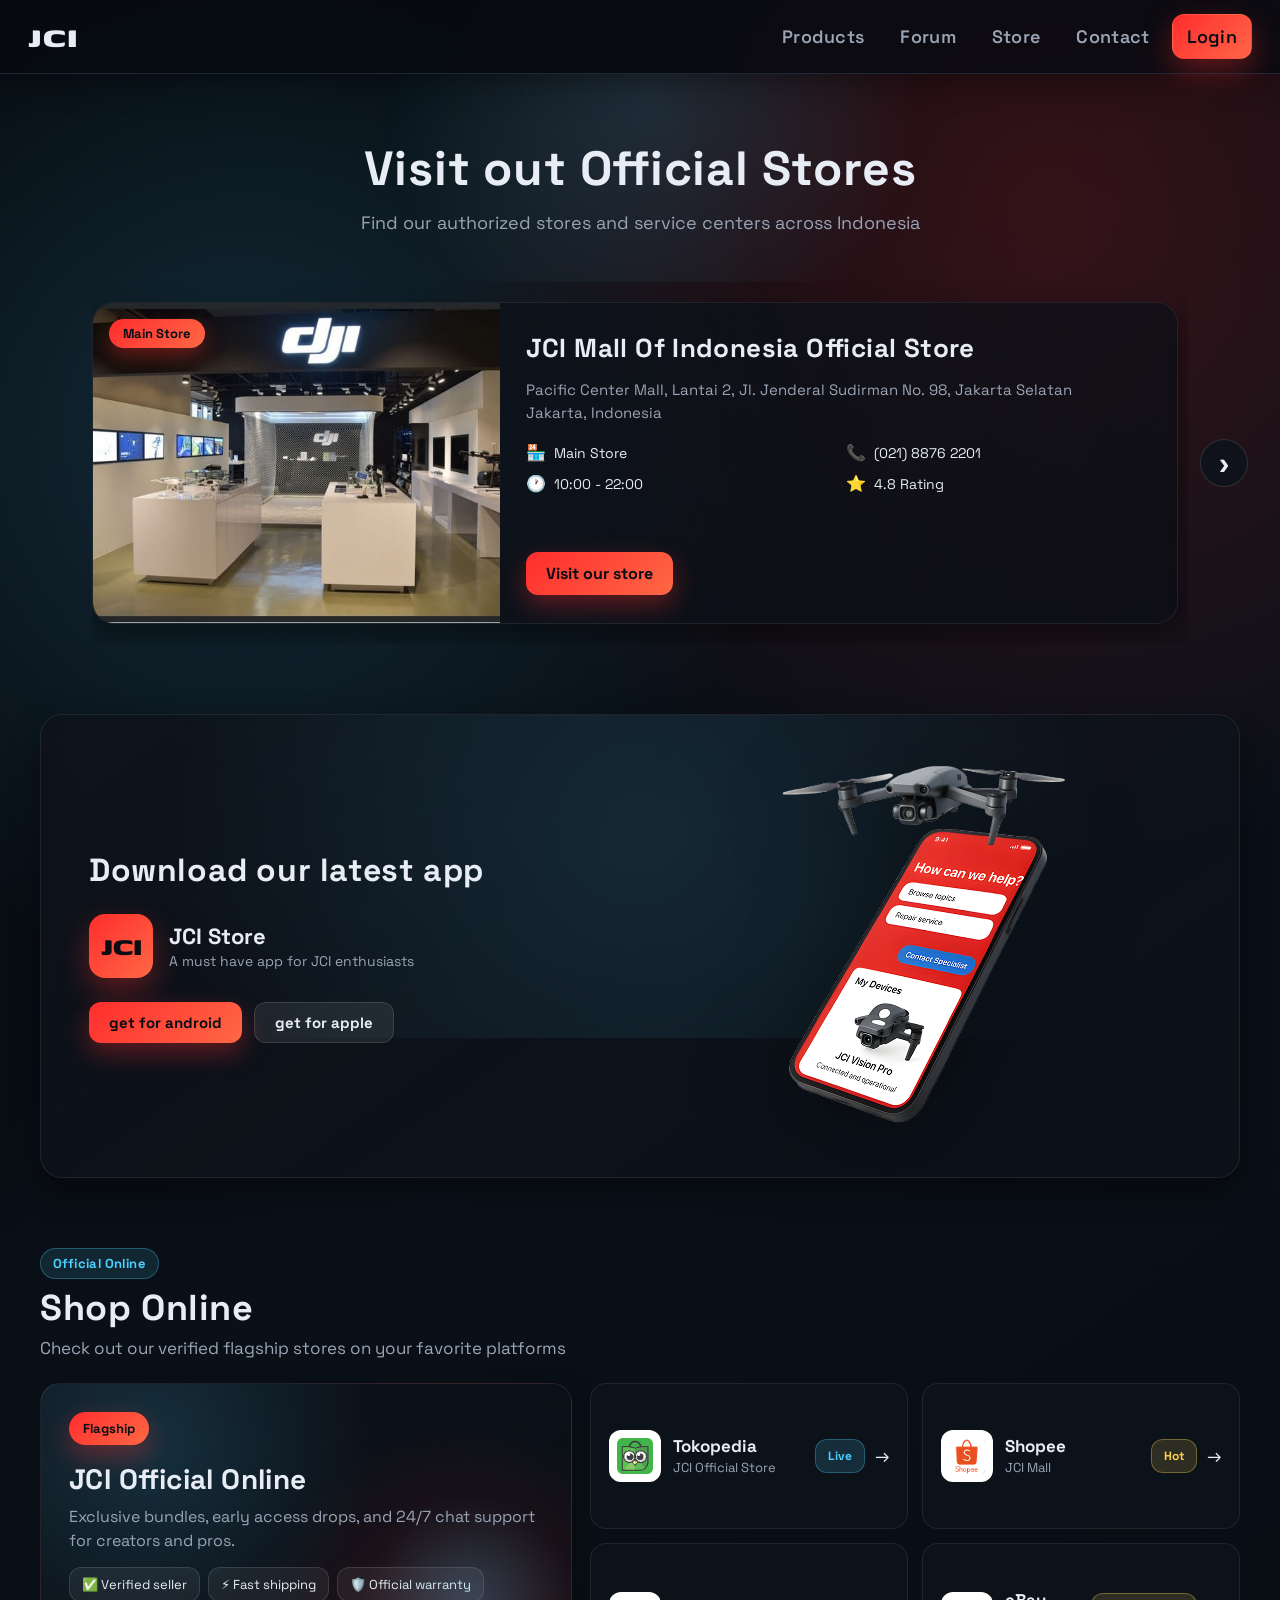
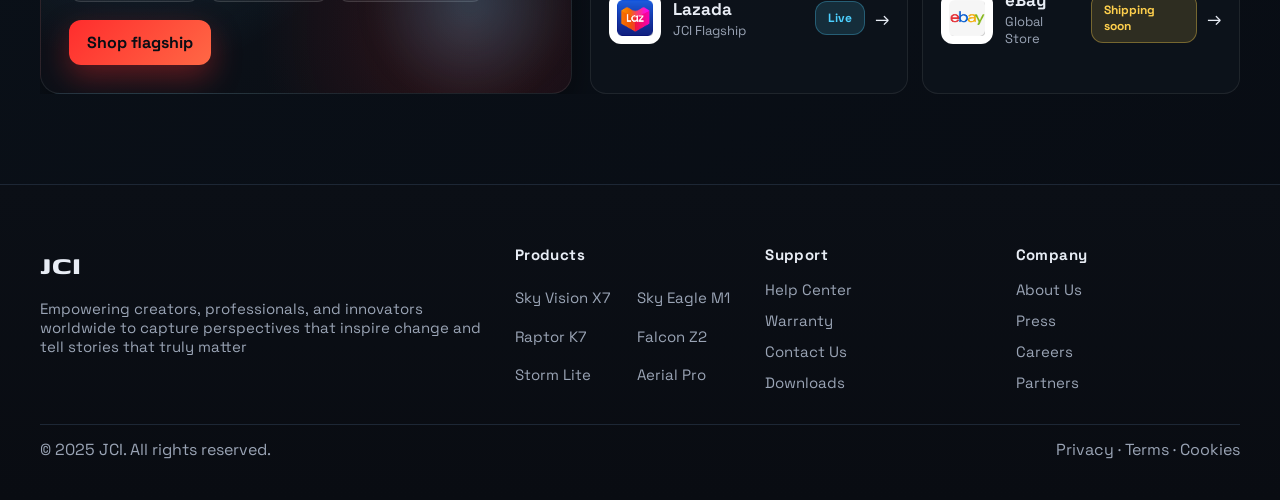
<file: store.html>
<!DOCTYPE html>
<html lang="en">
<head>
  <meta charset="UTF-8">
  <meta name="viewport" content="width=device-width, initial-scale=1.0">
  <title>JCI – Official Stores</title>
  <link href="https://fonts.googleapis.com/css2?family=Space+Grotesk:wght@400;600;700&family=Genos:wght@400;700;800&display=swap" rel="stylesheet">
  <link rel="stylesheet" href="css/base.css">
  <link rel="stylesheet" href="css/navbar.css">
  <link rel="stylesheet" href="css/footer.css">
  <link rel="stylesheet" href="css/store.css">
</head>
<body>
  <header class="navbar">
    <div class="logo">
        <a href="index.html">JCI</a>
    </div>
    <button class="menu-toggle" aria-label="Toggle menu">☰</button>
    <nav class="nav-links">
      <a href="products.html">Products</a>
      <a href="forum.html">Forum</a>
      <a href="store.html">Store</a>
      <a href="contact.html">Contact</a>
      <a href="index.html" class="btn-login">Login</a>
    </nav>
  </header>

  <main class="store-page">
    <section class="store-hero">
      <h1>Visit out Official Stores</h1>
      <p>Find our authorized stores and service centers across Indonesia</p>
    </section>

    <section class="stores-container">
      <div class="stores-scroll-wrapper">
        <div class="store-card">
          <div class="store-image">
            <img src="img/store1.jpg" alt="JCI Mall Of Indonesia Official Store">
            <div class="store-badge">Main Store</div>
          </div>
          <div class="store-info">
            <h2>JCI Mall Of Indonesia Official Store</h2>
            <p class="store-address">Pacific Center Mall, Lantai 2, Jl. Jenderal Sudirman No. 98, Jakarta Selatan<br>Jakarta, Indonesia</p>
            <div class="store-details">
              <div class="detail-item">
                <span class="icon">🏪</span>
                <span>Main Store</span>
              </div>
              <div class="detail-item">
                <span class="icon">📞</span>
                <span>(021) 8876 2201</span>
              </div>
              <div class="detail-item">
                <span class="icon">🕐</span>
                <span>10:00 - 22:00</span>
              </div>
              <div class="detail-item">
                <span class="icon">⭐</span>
                <span>4.8 Rating</span>
              </div>
            </div>
            <button class="btn-visit-store">Visit our store</button>
          </div>
        </div>

        <div class="store-card">
          <div class="store-image">
            <img src="img/store2.jpg" alt="JCI Surabaya Premium Outlet">
            <div class="store-badge">Main Store</div>
          </div>
          <div class="store-info">
            <h2>JCI Surabaya Premium Outlet</h2>
            <p class="store-address">Galaxy Mall 3, Lantai 1, Jl. Dharmahusada Indah Timur 37<br>Surabaya, Indonesia</p>
            <div class="store-details">
              <div class="detail-item">
                <span class="icon">🏪</span>
                <span>Main Store</span>
              </div>
              <div class="detail-item">
                <span class="icon">📞</span>
                <span>For inquiries, contact us</span>
              </div>
              <div class="detail-item">
                <span class="icon">🕐</span>
                <span>10:00 - 22:00</span>
              </div>
              <div class="detail-item">
                <span class="icon">⭐</span>
                <span>4.75 Rating</span>
              </div>
            </div>
            <button class="btn-visit-store">Visit our store</button>
          </div>
        </div>

        <div class="store-card">
          <div class="store-image">
            <img src="img/store3.jpg" alt="JCI Yogyakarta Service & Retail">
            <div class="store-badge authorized">Authorized Store</div>
          </div>
          <div class="store-info">
            <h2>JCI Yogyakarta Service & Retail</h2>
            <p class="store-address">Hartono Mall Yogyakarta, Lantai 1, Ring Road Utara, Sleman<br>Yogyakarta, Indonesia</p>
            <div class="store-details">
              <div class="detail-item">
                <span class="icon">🏪</span>
                <span>Authorized Store</span>
              </div>
              <div class="detail-item">
                <span class="icon">📞</span>
                <span>For inquiries, contact us</span>
              </div>
              <div class="detail-item">
                <span class="icon">🕐</span>
                <span>10:00 - 22:00</span>
              </div>
              <div class="detail-item">
                <span class="icon">⭐</span>
                <span>4.85 Rating</span>
              </div>
            </div>
            <div class="btn-visit-store" style="cursor: default;">Visit our store</div>
          </div>
        </div>

        <div class="store-card">
          <div class="store-image">
            <img src="img/store4.jpeg" alt="JCI Bali Creative Hub">
            <div class="store-badge creative">Creative Hub</div>
          </div>
          <div class="store-info">
            <h2>JCI Bali Creative Hub</h2>
            <p class="store-address">Beachwalk Shopping Center, Level 2, Jl. Pantai Kuta, Bali<br>Bali, Indonesia</p>
            <div class="store-details">
              <div class="detail-item">
                <span class="icon">🏪</span>
                <span>Creative Hub</span>
              </div>
              <div class="detail-item">
                <span class="icon">📞</span>
                <span>For inquiries, contact us</span>
              </div>
              <div class="detail-item">
                <span class="icon">🕐</span>
                <span>10:00 - 22:00</span>
              </div>
              <div class="detail-item">
                <span class="icon">⭐</span>
                <span>4.85 Rating</span>
              </div>
            </div>
            <div class="btn-visit-store" style="cursor: default;">Visit our store</div>
          </div>
        </div>
      </div>

      <button class="scroll-btn scroll-left" aria-label="Scroll left">‹</button>
      <button class="scroll-btn scroll-right" aria-label="Scroll right">›</button>
    </section>

    <section class="download-app">
      <div class="app-content">
        <div class="app-text">
          <h2>Download our latest app</h2>
          <div class="app-logo">
            <div class="app-icon">JCI</div>
            <div class="app-name">
              <strong>JCI Store</strong>
              <p>A must have app for JCI enthusiasts</p>
            </div>
          </div>
          <div class="app-buttons">
            <button class="btn-android">get for android</button>
            <button class="btn-apple">get for apple</button>
          </div>
        </div>
        <div class="app-mockup">
          <img src="img/appmock.png" alt="JCI App Mockup">
        </div>
      </div>
    </section>

    <section class="online-stores">
      <div class="online-header">
        <div class="eyebrow">Official Online</div>
        <h2>Shop Online</h2>
        <p>Check out our verified flagship stores on your favorite platforms</p>
      </div>

      <div class="online-layout">
        <div class="online-feature">
          <div class="feature-badge">Flagship</div>
          <h3>JCI Official Online</h3>
          <p>Exclusive bundles, early access drops, and 24/7 chat support for creators and pros.</p>
          <div class="feature-meta">
            <span>✅ Verified seller</span>
            <span>⚡ Fast shipping</span>
            <span>🛡️ Official warranty</span>
          </div>
          <div class="feature-btn" style="cursor: default;">Shop flagship</div>
          <div class="feature-blob"></div>
        </div>

        <div class="online-card-grid">
          <div class="market-card" style="cursor: default;">
            <div class="market-left">
              <img src="img/tokped.png" alt="Tokopedia">
              <div>
                <h4>Tokopedia</h4>
                <p>JCI Official Store</p>
              </div>
            </div>
            <div class="market-right">
              <span class="pill success">Live</span>
              <span class="arrow">→</span>
            </div>
          </div>

          <div class="market-card" style="cursor: default;">
            <div class="market-left">
              <img src="img/shoppee.png" alt="Shopee">
              <div>
                <h4>Shopee</h4>
                <p>JCI Mall</p>
              </div>
            </div>
            <div class="market-right">
              <span class="pill soon">Hot</span>
              <span class="arrow">→</span>
            </div>
          </div>

          <div class="market-card" style="cursor: default;">
            <div class="market-left">
              <img src="img/lazada.png" alt="Lazada">
              <div>
                <h4>Lazada</h4>
                <p>JCI Flagship</p>
              </div>
            </div>
            <div class="market-right">
              <span class="pill success">Live</span>
              <span class="arrow">→</span>
            </div>
          </div>

          <div class="market-card" style="cursor: default;">
            <div class="market-left">
              <img src="img/ebay.png" alt="eBay">
              <div>
                <h4>eBay</h4>
                <p>Global Store</p>
              </div>
            </div>
            <div class="market-right">
              <span class="pill soon">Shipping soon</span>
              <span class="arrow">→</span>
            </div>
          </div>
        </div>
      </div>
    </section>
  </main>

  <footer class="footer">
    <div class="footer-top">
      <div>
        <h1>JCI</h1>
        <p>Empowering creators, professionals, and innovators worldwide to capture perspectives that inspire change and tell stories that truly matter</p>
      </div>
      <div class="footer-products">
        <h4>Products</h4>
        <a href="#">Sky Vision X7</a>
        <a href="#">Sky Eagle M1</a>
        <a href="#">Raptor K7</a>
        <a href="#">Falcon Z2</a>
        <a href="#">Storm Lite</a>
        <a href="#">Aerial Pro</a>
      </div>
      <div class="footer-other">
        <h4>Support</h4>
        <a href="#">Help Center</a>
        <a href="#">Warranty</a>
        <a href="#">Contact Us</a>
        <a href="#">Downloads</a>
      </div>
      <div class="footer-other">
        <h4>Company</h4>
        <a href="#">About Us</a>
        <a href="#">Press</a>
        <a href="#">Careers</a>
        <a href="#">Partners</a>
      </div>
    </div>
    <div class="footer-bottom">
      <span>© 2025 JCI. All rights reserved.</span>
      <span>Privacy · Terms · Cookies</span>
    </div>
  </footer>

  <script src="js/store.js"></script>
</body>
</html>
</file>
<file: css/base.css>
:root {
  --bg: #05070b;
  --panel: #0e131b;
  --glass: rgba(255, 255, 255, 0.04);
  --border: #1d2735;
  --accent: #ff2d2d;
  --accent-soft: #4dd0ff;
  --text: #e8edf5;
  --muted: #9aa4b5;
  --shadow-lg: 0 28px 60px rgba(0, 0, 0, 0.55);
  --shadow-md: 0 12px 30px rgba(0, 0, 0, 0.4);
  --nav-height: 74px;
}

html {
  -webkit-text-size-adjust: 100%;
  -moz-text-size-adjust: 100%;
  text-size-adjust: 100%;
}

* {
  box-sizing: border-box;
}

body {
  margin: 0;
  padding: 0;
  padding-top: calc(var(--nav-height) + env(safe-area-inset-top));
  font-family: "Space Grotesk", "Segoe UI", system-ui, sans-serif;
  background: radial-gradient(circle at 18% 20%, #4dd0ff29, transparent 28%),
    radial-gradient(circle at 82% 10%, #ff2d2d2e, transparent 30%),
    linear-gradient(145deg, #05070b 0%, #0a1018 50%, #080c13 100%);
  color: var(--text);
  -webkit-font-smoothing: antialiased;
  overflow-x: hidden;
}

a {
  color: inherit;
  text-decoration: none;
}

img,
picture,
video,
iframe {
  max-width: 100%;
  height: auto;
  display: block;
}

section {
  width: 100%;
  overflow-x: hidden;
}

main {
  width: 100%;
  overflow-x: hidden;
}

@supports (width: clamp(1px, 1%, 100%)) {
}
</file>
<file: css/navbar.css>
.navbar {
  position: fixed;
  top: 0;
  left: 0;
  right: 0;
  height: var(--nav-height);
  background: rgba(8, 12, 18, 0.82);
  backdrop-filter: blur(14px);
  color: var(--text);
  display: flex;
  align-items: center;
  justify-content: space-between;
  padding: 0 calc(28px + env(safe-area-inset-right)) 0 calc(28px + env(safe-area-inset-left));
  z-index: 1000;
  border-bottom: 1px solid var(--border);
  box-shadow: 0 8px 30px rgba(0, 0, 0, 0.35);
  box-sizing: border-box;
}

.logo {
  font-size: 36px;
  font-weight: 800;
  letter-spacing: 1px;
  color: var(--text);
  min-width: 80px;
  font-family: "Genos", "Space Grotesk", "Segoe UI", system-ui, sans-serif;
}

.logo a {
  color: inherit;
}

.menu-toggle {
  display: none;
  font-size: 32px;
  background: none;
  border: none;
  cursor: pointer;
  color: var(--text);
}

.nav-links {
  display: flex;
  gap: 8px;
  align-items: center;
}

.nav-links a {
  font-size: 18px;
  font-weight: 600;
  color: var(--muted);
  padding: 10px 14px;
  border-radius: 12px;
  transition: all 0.25s ease;
  letter-spacing: 0.3px;
}

.nav-links a:hover {
  color: var(--text);
  background: var(--glass);
  box-shadow: 0 10px 30px rgba(0, 0, 0, 0.35);
}

.btn-login {
  background: linear-gradient(135deg, var(--accent) 0%, #ff6045 90%);
  color: #0a0d14 !important;
  border-radius: 12px;
  font-weight: 800;
  padding: 10px 20px;
  box-shadow: 0 12px 30px rgba(255, 45, 45, 0.35);
  border: 1px solid rgba(255, 255, 255, 0.05);
}

.btn-login:hover {
  color: #fff !important;
}

@media screen and (max-width: 1024px) {
  .navbar {
    padding: 0 calc(20px + env(safe-area-inset-right)) 0 calc(20px + env(safe-area-inset-left));
  }

  .logo {
    font-size: 34px;
  }

  .nav-links a {
    font-size: 16px;
    padding: 10px 12px;
  }

  .btn-login {
    padding: 10px 16px;
    font-size: 14px;
  }
}

@media screen and (max-width: 768px) {
  :root {
    --nav-height: 70px;
  }

  .navbar {
    padding: 0 calc(16px + env(safe-area-inset-right)) 0 calc(16px + env(safe-area-inset-left));
  }

  .logo {
    font-size: 32px;
  }

  .menu-toggle {
    display: block;
  }

  .nav-links {
    position: absolute;
    left: 0;
    right: 0;
    top: var(--nav-height);
    background: rgba(7, 10, 16, 0.96);
    flex-direction: column;
    align-items: center;
    gap: 12px;
    padding: 16px 0 20px;
    margin: 0;
    border-top: 1px solid var(--border);
    display: none;
  }

  .nav-links.active {
    display: flex;
  }

  .nav-links a {
    font-size: 16px;
    width: 90%;
    text-align: center;
  }

  .btn-login {
    padding: 12px 24px;
    font-size: 14px;
  }
}

@media screen and (max-width: 600px) {
  :root {
    --nav-height: 64px;
  }

  .navbar {
    padding: 0 calc(12px + env(safe-area-inset-right)) 0 calc(12px + env(safe-area-inset-left));
  }

  .logo {
    font-size: 28px;
    min-width: 64px;
  }

  .menu-toggle {
    font-size: 30px;
  }

  .nav-links {
    top: var(--nav-height);
    gap: 10px;
    padding: 14px 0 18px;
  }

  .nav-links a {
    font-size: 15px;
    padding: 8px 12px;
  }

  .btn-login {
    padding: 10px 18px;
    font-size: 13px;
  }
}
</file>
<file: css/footer.css>
.footer {
  background: linear-gradient(180deg, #0b0f16 0%, #090c12 100%);
  color: var(--text);
  padding: 60px 24px 40px;
  border-top: 1px solid var(--border);
}

.footer-top {
  width: min(1200px, 94vw);
  margin: 0 auto;
  display: grid;
  grid-template-columns: 2fr 1fr 1fr 1fr;
  gap: 26px;
}

.footer h1 {
  margin: 0 0 10px;
  letter-spacing: 1px;
  font-family: "Genos", "Space Grotesk", "Segoe UI", system-ui, sans-serif;
}

.footer h4 {
  font-size: 15px;
  font-weight: 800;
  letter-spacing: 0.4px;
  margin: 0 0 10px;
}

.footer a,
.footer p {
  font-size: 15px;
  color: var(--muted);
  text-decoration: none;
  margin-bottom: 6px;
}

.footer a:hover {
  color: var(--accent);
}

.footer-products {
  display: grid;
  grid-template-columns: repeat(2, auto);
  column-gap: 18px;
  row-gap: 6px;
}

.footer-products h4 {
  grid-column: 1 / -1;
}

.footer-other {
  display: grid;
  grid-template-columns: repeat(1, auto);
  row-gap: 6px;
}

.footer-bottom {
  width: min(1200px, 94vw);
  margin: 26px auto 0;
  padding-top: 14px;
  border-top: 1px solid var(--border);
  display: flex;
  justify-content: space-between;
  flex-wrap: wrap;
  color: var(--muted);
  gap: 10px;
}

@media screen and (max-width: 1024px) {
  .footer {
    padding: 50px 20px 36px;
  }

  .footer-top {
    grid-template-columns: repeat(2, 1fr);
    gap: 22px;
  }

  .footer h1 {
    font-size: 30px;
  }

  .footer h4 {
    font-size: 14px;
  }

  .footer a,
  .footer p {
    font-size: 14px;
  }

  .footer-products {
    column-gap: 16px;
    row-gap: 6px;
  }
}

@media screen and (max-width: 768px) {
  .footer {
    padding: 40px 16px 28px;
  }

  .footer-top {
    grid-template-columns: 1fr;
    gap: 16px;
  }

  .footer h1 {
    font-size: 28px;
  }

  .footer h4 {
    font-size: 13px;
    margin-bottom: 8px;
  }

  .footer a,
  .footer p {
    font-size: 13px;
  }

  .footer-products {
    column-gap: 14px;
    row-gap: 4px;
  }
}

@media screen and (max-width: 600px) {
  .footer {
    padding: 32px 14px 24px;
  }

  .footer-top {
    grid-template-columns: 1fr;
    gap: 14px;
  }

  .footer h1 {
    font-size: 24px;
    margin-bottom: 8px;
  }

  .footer h4 {
    font-size: 12px;
    margin-bottom: 6px;
  }

  .footer a,
  .footer p {
    font-size: 12px;
    margin-bottom: 4px;
  }

  .footer-bottom {
    flex-direction: column;
    text-align: center;
    gap: 4px;
    font-size: 11px;
  }

  .footer-products {
    column-gap: 12px;
  }
}
</file>
<file: css/home.css>
.hero {
  margin-top: 32px;
  min-height: 82vh;
  position: relative;
  padding: 20px 0 28px;
  display: flex;
  justify-content: center;
  overflow: hidden;
}

.hero::before,
.hero::after {
  content: "";
  position: absolute;
  inset: 0;
  filter: blur(20px);
  z-index: 0;
}

.hero-slide {
  width: min(1200px, 94vw);
  min-height: 70vh;
  position: relative;
  background: url("../img/1.jpg") center/cover no-repeat;
  border-radius: 28px;
  overflow: hidden;
  display: flex;
  align-items: flex-end;
  box-shadow: var(--shadow-lg);
  border: 1px solid var(--border);
  pointer-events: auto;
  transition: opacity 0.5s ease-in-out;
  opacity: 1;
}

.hero-slide::before {
  content: "";
  position: absolute;
  inset: 0;
  background: linear-gradient(180deg, rgba(5, 7, 11, 0.05) 0%, rgba(5, 7, 11, 0.7) 100%);
  z-index: 1;
  pointer-events: none;
}

.hero-slide::after {
  content: "";
  position: absolute;
  inset: 0;
  background: radial-gradient(circle at 25% 30%, rgba(77, 208, 255, 0.12), transparent 42%),
    radial-gradient(circle at 80% 20%, rgba(255, 45, 45, 0.15), transparent 45%);
  z-index: 1;
  pointer-events: none;
}

.hero-content {
  position: relative;
  z-index: 100;
  width: min(540px, 80vw);
  margin: 0 0 clamp(26px, 6vw, 46px) clamp(26px, 6vw, 52px);
  background: linear-gradient(145deg, rgba(14, 19, 27, 0.82), rgba(14, 19, 27, 0.55));
  border: 1px solid rgba(255, 255, 255, 0.08);
  border-radius: 18px;
  padding: clamp(22px, 4vw, 36px);
  box-shadow: var(--shadow-md);
  backdrop-filter: blur(10px);
  text-align: left;
  pointer-events: auto;
  animation: fadeInUp 0.6s ease-out;
}

@keyframes fadeInUp {
  from {
    opacity: 0;
    transform: translateY(30px);
  }
  to {
    opacity: 1;
    transform: translateY(0);
  }
}

.hero-content h1 {
  font-size: clamp(36px, 4vw, 54px);
  font-weight: 800;
  letter-spacing: 0.6px;
  margin: 0 0 8px;
}

.hero-content p {
  font-size: clamp(18px, 2.4vw, 24px);
  margin: 0 0 14px;
  color: var(--muted);
  line-height: 1.2;
}

.cta {
  display: inline-flex;
  align-items: center;
  gap: 8px;
  font-size: 18px;
  font-weight: 800;
  color: #0a0d14;
  background: linear-gradient(135deg, var(--accent) 0%, #ff6845 100%);
  padding: 10px 18px;
  border-radius: 12px;
  text-decoration: none;
  box-shadow: 0 10px 30px rgba(255, 45, 45, 0.35);
  cursor: pointer;
  transition: transform 0.2s ease, box-shadow 0.2s ease;
  position: relative;
  z-index: 1000;
  pointer-events: auto;
}

.cta:hover {
  transform: translateY(-2px);
  box-shadow: 0 14px 36px rgba(255, 45, 45, 0.45);
}

.cta::after {
  content: "→";
  font-size: 16px;
}

.hero-overlay,
.hero-gradient-overlay {
  display: none;
}

.hero-dots {
  position: absolute;
  bottom: 18px;
  left: 50%;
  transform: translateX(-50%);
  display: flex;
  gap: 10px;
  z-index: 50;
  padding: 6px 10px;
  background: rgba(0, 0, 0, 0.4);
  border-radius: 999px;
  border: 1px solid rgba(255, 255, 255, 0.12);
  backdrop-filter: blur(8px);
  pointer-events: auto;
}

.hero-dot {
  width: 12px;
  height: 12px;
  border-radius: 50%;
  border: 1px solid rgba(255, 255, 255, 0.8);
  background: rgba(255, 255, 255, 0.18);
  cursor: pointer;
  transition: all 0.25s ease;
}

.hero-dot.active {
  background: var(--accent);
  border-color: transparent;
  box-shadow: 0 0 0 6px rgba(255, 45, 45, 0.16);
}

.vision {
  width: min(1200px, 94vw);
  margin: 0 auto;
  padding: 96px 0 78px;
  text-align: center;
  position: relative;
}

.vision::before {
  content: "";
  position: absolute;
  inset: -8% -6% 0;
  z-index: 0;
  pointer-events: none;
  filter: blur(8px);
}

.vision h2 {
  font-size: clamp(32px, 4vw, 46px);
  letter-spacing: 0.8px;
  margin: 0 0 10px;
  position: relative;
  z-index: 1;
}

.vision-text {
  font-size: 20px;
  max-width: clamp(300px, 90vw, 760px);
  margin: 8px auto 28px;
  color: var(--muted);
  line-height: 1.4;
  position: relative;
  z-index: 1;
}

.vision-cards {
  display: grid;
  grid-template-columns: repeat(3, 1fr);
  gap: 24px;
  position: relative;
  z-index: 1;
  width: 100%;
}

.vision-card {
  background: linear-gradient(150deg, rgba(14, 19, 27, 0.88), rgba(14, 19, 27, 0.68));
  color: var(--text);
  padding: 24px 22px;
  border-radius: 18px;
  border: 1px solid rgba(255, 255, 255, 0.08);
  box-shadow: var(--shadow-md);
  text-align: left;
  display: flex;
  flex-direction: column;
  align-items: flex-start;
  gap: 12px;
  transition: transform 0.28s ease, border-color 0.28s ease, box-shadow 0.28s ease;
  position: relative;
  overflow: hidden;
}

.vision-card-header {
  display: flex;
  align-items: center;
  gap: 12px;
  width: 100%;
}

.vision-card::before {
  content: "";
  position: absolute;
  inset: -10% -40% 60% 40%;
  background: radial-gradient(circle, rgba(255, 45, 45, 0.18), transparent 65%);
  transform: rotate(-6deg);
  opacity: 0;
  transition: opacity 0.25s ease;
  z-index: 0;
}

.vision-card:nth-child(odd) {
  transform: none;
}

.vision-card:nth-child(even) {
  transform: none;
}

.vision-card:hover {
  transform: translateY(-6px) scale(1.02);
  border-color: rgba(255, 255, 255, 0.16);
  box-shadow: 0 16px 44px rgba(0, 0, 0, 0.38);
}

.vision-card:hover::before {
  opacity: 1;
}

.vision-card:last-child {
  grid-column: auto;
  justify-self: auto;
  max-width: none;
}

.vision-card img {
  width: 58px;
  height: 58px;
  flex-shrink: 0;
  filter: drop-shadow(0 8px 18px rgba(0, 0, 0, 0.35));
  position: relative;
  z-index: 1;
}

.vision-card h3 {
  margin: 0;
  font-size: 22px;
  position: relative;
  z-index: 1;
}

.vision-card p {
  margin: 0;
  color: var(--muted);
  line-height: 1.35;
  font-size: 17px;
  position: relative;
  z-index: 1;
}

.video-showcase {
  position: relative;
  background: linear-gradient(180deg, rgba(9, 12, 18, 0.7) 0%, rgba(7, 10, 16, 0.94) 100%);
  padding: 100px 0 80px;
  overflow: hidden;
}

.video-showcase::before {
  content: "";
  position: absolute;
  inset: -10%;
  background: radial-gradient(circle at 30% 10%, rgba(77, 208, 255, 0.14), transparent 32%),
    radial-gradient(circle at 82% 18%, rgba(255, 45, 45, 0.14), transparent 36%);
  filter: blur(10px);
  z-index: 0;
}

.video-showcase h2 {
  text-align: center;
  width: 100%;
  font-size: clamp(32px, 4vw, 44px);
  letter-spacing: 0.6px;
  margin: 0 0 8px;
  position: relative;
  z-index: 1;
}

.line {
  height: 3px;
  background: linear-gradient(90deg, transparent 0%, var(--accent) 35%, var(--accent-soft) 65%, transparent 100%);
  width: min(1100px, 88vw);
  margin: 16px auto 48px;
  display: block;
  border-radius: 999px;
  position: relative;
  z-index: 1;
}

.video-carousel {
  display: flex;
  align-items: center;
  justify-content: center;
  gap: 22px;
  position: relative;
  z-index: 1;
}

.video-row {
  display: flex;
  align-items: center;
  gap: 24px;
  justify-content: center;
}

.video {
  background: #0c1018;
  border-radius: 18px;
  position: relative;
  object-fit: cover;
  border: 1px solid rgba(255, 255, 255, 0.08);
  box-shadow: var(--shadow-md);
  transition: transform 0.25s ease, box-shadow 0.25s ease, border-color 0.25s ease;
  aspect-ratio: 16 / 9;
  max-width: 100%;
}

.video.small {
  width: min(260px, 28vw);
}

.video.main {
  width: min(440px, 56vw);
  box-shadow: 0 24px 60px rgba(0, 0, 0, 0.45), 0 0 0 1px rgba(255, 255, 255, 0.06);
}

.video:hover {
  transform: translateY(-6px) scale(1.01);
  border-color: rgba(255, 255, 255, 0.16);
  box-shadow: 0 18px 48px rgba(0, 0, 0, 0.4);
}

.stats {
  display: grid;
  grid-template-columns: repeat(auto-fit, minmax(min(100%, 180px), 1fr));
  width: min(1100px, 90vw);
  margin: 58px auto 0;
  text-align: center;
  gap: 16px;
  position: relative;
  z-index: 1;
}

.stats::before {
  content: "";
  position: absolute;
  inset: -18px;
  background: radial-gradient(circle at 50% 50%, rgba(77, 208, 255, 0.08), transparent 45%);
  filter: blur(12px);
  z-index: 0;
  pointer-events: none;
}

.stats > div {
  position: relative;
  background: linear-gradient(150deg, rgba(255, 255, 255, 0.06), rgba(255, 255, 255, 0.02));
  border: 1px solid rgba(255, 255, 255, 0.08);
  border-radius: 16px;
  padding: 18px 14px 16px;
  box-shadow: var(--shadow-md);
  overflow: hidden;
  isolation: isolate;
}

.stats > div::before {
  content: "";
  position: absolute;
  inset: 0;
  background: linear-gradient(120deg, rgba(255, 45, 45, 0.12), rgba(77, 208, 255, 0.12));
  opacity: 0;
  transition: opacity 0.3s ease;
  z-index: -1;
}

.stats > div::after {
  content: "";
  position: absolute;
  top: 0;
  left: 10%;
  right: 10%;
  height: 2px;
  background: linear-gradient(90deg, transparent 0%, var(--accent) 40%, var(--accent-soft) 60%, transparent 100%);
  opacity: 0.8;
}

.stats > div:hover::before {
  opacity: 1;
}

.stats h3 {
  font-size: 34px;
  color: var(--accent);
  margin: 4px 0 8px;
  letter-spacing: 0.4px;
}

.stats p {
  font-size: 15px;
  color: var(--muted);
  margin: 0;
  letter-spacing: 0.1px;
}

@media screen and (max-width: 768px) {
  .home-page {
    padding-top: 76px;
  }

  .hero {
    margin-top: 76px;
    min-height: 380px;
    padding: 16px 0 20px;
  }

  .hero-slide {
    min-height: 280px;
    border-radius: 18px;
  }

  .hero-content {
    width: min(90vw, 380px);
    margin: 0 auto 16px;
    padding: 18px;
  }

  .hero-content h1 {
    font-size: 28px;
    margin-bottom: 6px;
  }

  .hero-content p {
    font-size: 15px;
    margin-bottom: 10px;
  }

  .cta {
    font-size: 14px;
    padding: 9px 14px;
  }

  .vision {
    padding: 60px 0 48px;
  }

  .vision h2 {
    font-size: 28px;
  }

  .vision-text {
    font-size: 16px;
    max-width: 100%;
  }

  .vision-cards {
    grid-template-columns: repeat(2, 1fr);
    gap: 14px;
  }

  .vision-card {
    padding: 16px;
  }

  .vision-card-header {
    gap: 10px;
  }

  .vision-card img {
    width: 40px;
    height: 40px;
  }

  .vision-card h3 {
    font-size: 16px;
  }

  .vision-card p {
    font-size: 14px;
  }

  .video-showcase {
    padding: 60px 0 50px;
  }

  .video-showcase h2 {
    font-size: 26px;
    margin-bottom: 6px;
  }

  .line {
    margin: 10px auto 30px;
  }

  .video.small {
    width: 100%;
    max-width: 280px;
  }

  .video.main {
    width: 100%;
    max-width: 340px;
  }

  .stats {
    gap: 10px;
    margin: 32px auto 0;
  }

  .stats > div {
    padding: 12px 10px;
  }

  .stats h3 {
    font-size: 22px;
  }

  .stats p {
    font-size: 12px;
  }
}

@media screen and (max-width: 768px) and (min-width: 601px) {
  .hero {
    margin-top: 75px;
    min-height: 70vh;
    padding: 16px 0 20px;
  }

  .hero-slide {
    min-height: 60vh;
    border-radius: 20px;
  }

  .hero-content {
    width: min(85vw, 480px);
    margin: 0 0 clamp(20px, 5vw, 36px) clamp(20px, 5vw, 42px);
    padding: clamp(18px, 3vw, 28px);
  }

  .hero-content h1 {
    font-size: clamp(32px, 5vw, 42px);
  }

  .hero-content p {
    font-size: clamp(16px, 2vw, 20px);
  }

  .vision {
    padding: 72px 0 54px;
  }

  .vision h2 {
    font-size: clamp(28px, 4vw, 36px);
    margin-bottom: 8px;
  }

  .vision-text {
    font-size: clamp(15px, 2.2vw, 18px);
    max-width: 100%;
    margin-bottom: 24px;
  }

  .vision-cards {
    grid-template-columns: repeat(2, 1fr);
    gap: 18px;
  }

  .vision-card {
    padding: 20px;
  }

  .vision-card-header {
    gap: 12px;
  }

  .vision-card img {
    width: 48px;
    height: 48px;
  }

  .vision-card h3 {
    font-size: clamp(16px, 2.5vw, 18px);
  }

  .vision-card p {
    font-size: clamp(14px, 1.8vw, 16px);
  }

  .video-showcase {
    padding: 80px 0 60px;
  }

  .video-showcase h2 {
    font-size: clamp(24px, 4vw, 32px);
    margin-bottom: 8px;
  }

  .line {
    margin: 12px auto 32px;
  }

  .video.small {
    width: 100%;
    max-width: 220px;
  }

  .video.main {
    width: 100%;
    max-width: 300px;
  }

  .stats {
    gap: 16px;
    margin: 40px auto 0;
    grid-template-columns: repeat(3, 1fr);
  }

  .stats > div {
    padding: 16px 12px;
  }

  .stats h3 {
    font-size: clamp(20px, 2.5vw, 24px);
    margin-bottom: 6px;
  }

  .stats p {
    font-size: clamp(12px, 1.5vw, 14px);
  }
}

@media screen and (max-width: 600px) {
  .home-page {
    padding-top: 64px;
  }

  .hero {
    margin-top: 70px;
    min-height: 340px;
    padding: 14px 0 16px;
  }

  .hero-slide {
    min-height: 240px;
    border-radius: 16px;
  }

  .hero-content {
    width: min(88vw, 340px);
    margin: 0 auto 12px;
    padding: 16px;
  }

  .hero-content h1 {
    font-size: 24px;
    margin-bottom: 4px;
  }

  .hero-content p {
    font-size: 14px;
    margin-bottom: 8px;
  }

  .cta {
    font-size: 13px;
    padding: 8px 12px;
  }

  .cta::after {
    font-size: 12px;
  }

  .hero-dots {
    bottom: 10px;
    gap: 6px;
    padding: 3px 6px;
  }

  .hero-dot {
    width: 8px;
    height: 8px;
  }

  .vision {
    padding: 48px 0 36px;
  }

  .vision h2 {
    font-size: 22px;
    margin-bottom: 6px;
  }

  .vision-text {
    font-size: 14px;
    margin-bottom: 18px;
  }

  .vision-cards {
    grid-template-columns: 1fr;
    gap: 10px;
  }

  .vision-card {
    padding: 14px;
  }

  .vision-card-header {
    gap: 8px;
  }

  .vision-card img {
    width: 36px;
    height: 36px;
  }

  .vision-card h3 {
    font-size: 15px;
  }

  .vision-card p {
    font-size: 13px;
  }

  .vision-card {
    padding: 14px;
    column-gap: 8px;
    row-gap: 4px;
  }

  .vision-card img {
    width: 36px;
    height: 36px;
  }

  .vision-card h3 {
    font-size: 15px;
  }

  .vision-card p {
    font-size: 13px;
  }

  .video-showcase {
    padding: 50px 0 40px;
  }

  .video-showcase h2 {
    font-size: 22px;
    margin-bottom: 4px;
  }

  .line {
    margin: 8px auto 24px;
  }

  .video.small {
    width: 100%;
  }

  .video.main {
    width: 100%;
  }

  .stats {
    grid-template-columns: 1fr;
    gap: 8px;
    margin: 24px auto 0;
  }

  .stats > div {
    padding: 10px 8px;
  }

  .stats h3 {
    font-size: 18px;
    margin: 0 0 2px;
  }

  .stats p {
    font-size: 11px;
  }
}
</file>
<file: css/contact.css>
.contact-page {
  color: var(--text);
}

.contact-hero {
  width: min(1200px, 94vw);
  margin: 0 auto 40px;
  padding: 56px 0 20px;
  overflow: hidden;
  display: grid;
  grid-template-columns: 1.2fr 0.8fr;
  gap: 26px;
  position: relative;
}

.contact-hero::before {
  content: "";
  position: absolute;
  inset: -14% -8% -8% -10%;
  filter: blur(10px);
  pointer-events: none;
  z-index: 0;
}

.hero-copy {
  position: relative;
  z-index: 1;
  display: flex;
  flex-direction: column;
  gap: 12px;
}

.eyebrow {
  display: inline-flex;
  align-items: center;
  gap: 8px;
  background: rgba(77, 208, 255, 0.12);
  color: var(--accent-soft);
  border: 1px solid rgba(77, 208, 255, 0.32);
  border-radius: 999px;
  padding: 6px 12px;
  font-weight: 800;
  letter-spacing: 0.4px;
  width: fit-content;
}

.contact-hero h1 {
  font-size: clamp(34px, 5vw, 48px);
  margin: 0;
  letter-spacing: 0.6px;
}

.lede {
  margin: 0;
  color: var(--muted);
  line-height: 1.6;
}

.hero-chips {
  display: flex;
  flex-wrap: wrap;
  gap: 10px;
}

.chip {
  background: rgba(255, 255, 255, 0.06);
  border: 1px solid rgba(255, 255, 255, 0.12);
  border-radius: 10px;
  padding: 8px 12px;
  font-size: 14px;
  color: var(--text);
}

.hero-panel {
  position: relative;
  z-index: 1;
  background: linear-gradient(135deg, rgba(14, 19, 27, 0.92), rgba(10, 14, 21, 0.7));
  border: 1px solid rgba(255, 255, 255, 0.08);
  border-radius: 18px;
  padding: 22px;
  box-shadow: var(--shadow-md);
  overflow: hidden;
}

.panel-glow {
  position: absolute;
  inset: -30% 10% 0 -10%;
  background: radial-gradient(circle, rgba(77, 208, 255, 0.18), transparent 62%);
  filter: blur(12px);
  pointer-events: none;
}

.hero-panel h3 {
  margin: 0 0 8px;
  font-size: 24px;
}

.hero-panel p {
  margin: 0 0 14px;
  color: var(--muted);
  line-height: 1.5;
}

.panel-btn {
  display: inline-flex;
  align-items: center;
  justify-content: center;
  padding: 12px 18px;
  border-radius: 12px;
  background: linear-gradient(135deg, var(--accent) 0%, #ff6845 100%);
  color: #0a0d14;
  font-weight: 800;
  text-decoration: none;
  box-shadow: 0 12px 30px rgba(255, 45, 45, 0.35);
  transition: transform 0.2s ease, box-shadow 0.2s ease;
  position: relative;
  z-index: 1;
}

.panel-btn:hover {
  transform: translateY(-2px);
  box-shadow: 0 16px 38px rgba(255, 45, 45, 0.45);
}

.contact-grid {
  width: min(1200px, 94vw);
  margin: 0 auto 40px;
  display: grid;
  grid-template-columns: repeat(auto-fit, minmax(min(100%, 240px), 1fr));
  gap: 16px;
}

.contact-card {
  background: rgba(14, 19, 27, 0.9);
  border: 1px solid rgba(255, 255, 255, 0.08);
  border-radius: 16px;
  padding: 18px;
  display: flex;
  flex-direction: column;
  gap: 8px;
  box-shadow: var(--shadow-md);
  position: relative;
  overflow: hidden;
  transition: transform 0.2s ease, border-color 0.2s ease;
}

.contact-card::after {
  content: "";
  position: absolute;
  inset: 0;
  background: linear-gradient(135deg, rgba(77, 208, 255, 0.12), rgba(255, 45, 45, 0.1));
  opacity: 0;
  transition: opacity 0.2s ease;
  pointer-events: none;
}

.contact-card:hover {
  transform: translateY(-3px);
  border-color: rgba(255, 255, 255, 0.16);
}

.contact-card:hover::after {
  opacity: 1;
}

.icon-circle {
  width: 46px;
  height: 46px;
  border-radius: 12px;
  background: rgba(255, 255, 255, 0.06);
  border: 1px solid rgba(255, 255, 255, 0.12);
  display: inline-flex;
  align-items: center;
  justify-content: center;
  font-size: 22px;
}

.contact-card h3 {
  margin: 6px 0 4px;
  font-size: 18px;
}

.contact-card p {
  margin: 0;
  color: var(--muted);
  line-height: 1.5;
}

.contact-card .meta {
  color: var(--accent-soft);
  font-weight: 800;
  font-size: 13px;
}

.card-link {
  margin-top: auto;
  text-decoration: none;
  color: var(--text);
  font-weight: 800;
}

.contact-form-section {
  width: min(1200px, 94vw);
  margin: 0 auto 48px;
  background: linear-gradient(145deg, rgba(14, 19, 27, 0.9), rgba(10, 14, 21, 0.72));
  border: 1px solid rgba(255, 255, 255, 0.08);
  border-radius: 20px;
  padding: 26px 26px 30px;
  box-shadow: var(--shadow-md);
}

.form-header {
  display: flex;
  justify-content: space-between;
  gap: 20px;
  align-items: flex-start;
  margin-bottom: 18px;
}

.form-header h2 {
  margin: 6px 0 6px;
  font-size: 28px;
}

.form-badges {
  display: flex;
  gap: 8px;
  flex-wrap: wrap;
}

.badge {
  background: rgba(255, 255, 255, 0.06);
  border: 1px solid rgba(255, 255, 255, 0.12);
  border-radius: 10px;
  padding: 8px 12px;
  font-weight: 800;
  font-size: 13px;
}

.contact-form {
  display: flex;
  flex-direction: column;
  gap: 14px;
}

.form-row {
  display: grid;
  grid-template-columns: repeat(auto-fit, minmax(min(100%, 240px), 1fr));
  gap: 12px;
}

label {
  display: flex;
  flex-direction: column;
  gap: 6px;
  font-weight: 700;
  color: var(--text);
}

input,
select,
textarea {
  background: rgba(255, 255, 255, 0.04);
  border: 1px solid rgba(255, 255, 255, 0.12);
  border-radius: 12px;
  padding: 12px 14px;
  color: var(--text);
  font-size: 15px;
  font-family: "Space Grotesk", "Segoe UI", system-ui, sans-serif;
}

select {
  background: #0a0d14;
  color: #fff;
}

select option {
  background: #0a0d14;
  color: #fff;
}

input:focus,
select:focus,
textarea:focus {
  outline: 2px solid var(--accent);
  outline-offset: 0;
}

textarea {
  resize: vertical;
}

.form-actions {
  display: flex;
  align-items: center;
  justify-content: space-between;
  gap: 12px;
  flex-wrap: wrap;
}

.checkbox {
  display: inline-flex;
  flex-direction: row;
  align-items: center;
  gap: 8px;
  font-weight: 600;
  color: var(--muted);
}

.checkbox input {
  width: 18px;
  height: 18px;
  order: -1;
}

.btn-submit {
  background: linear-gradient(135deg, var(--accent) 0%, #ff6845 100%);
  color: #0a0d14;
  font-size: 16px;
  font-weight: 800;
  padding: 12px 18px;
  border: none;
  border-radius: 12px;
  cursor: pointer;
  font-family: "Space Grotesk", "Segoe UI", system-ui, sans-serif;
  transition: transform 0.2s ease, box-shadow 0.2s ease;
  box-shadow: 0 12px 30px rgba(255, 45, 45, 0.35);
}

.btn-submit:hover {
  transform: translateY(-2px);
  box-shadow: 0 16px 38px rgba(255, 45, 45, 0.45);
}

.faq-section {
  width: min(1200px, 94vw);
  margin: 0 auto 48px;
  display: grid;
  grid-template-columns: 0.8fr 1.2fr;
  gap: 20px;
}

.faq-header h2 {
  margin: 6px 0 6px;
  font-size: 28px;
}

.faq-header .lede {
  margin-top: 4px;
}

.faq-grid {
  display: grid;
  grid-template-columns: repeat(auto-fit, minmax(min(100%, 240px), 1fr));
  gap: 12px;
}

details {
  background: rgba(14, 19, 27, 0.9);
  border: 1px solid rgba(255, 255, 255, 0.08);
  border-radius: 14px;
  padding: 14px 16px;
  color: var(--text);
  box-shadow: var(--shadow-md);
}

details summary {
  cursor: pointer;
  font-weight: 800;
  font-size: 15px;
}

details p {
  margin: 10px 0 0;
  color: var(--muted);
  line-height: 1.5;
}

.cta-banner {
  width: min(1200px, 94vw);
  margin: 0 auto 80px;
  background: linear-gradient(135deg, rgba(255, 45, 45, 0.16), rgba(77, 208, 255, 0.12));
  border: 1px solid rgba(255, 255, 255, 0.12);
  border-radius: 18px;
  padding: 22px 20px;
  display: flex;
  align-items: center;
  justify-content: space-between;
  gap: 16px;
  box-shadow: var(--shadow-md);
}

.cta-banner h2 {
  margin: 6px 0 4px;
  font-size: 26px;
}

.cta-btn {
  background: #0a0d14;
  border: 1px solid rgba(255, 255, 255, 0.16);
  color: var(--text);
  font-weight: 800;
  padding: 12px 16px;
  border-radius: 12px;
  text-decoration: none;
  transition: transform 0.2s ease, border-color 0.2s ease;
}

.cta-btn:hover {
  transform: translateY(-2px);
  border-color: rgba(255, 255, 255, 0.26);
}

@media screen and (max-width: 1024px) {
  .contact-hero {
    padding: 60px 0 44px;
  }

  .contact-hero h1 {
    font-size: 36px;
  }

  .contact-hero p {
    font-size: 16px;
  }

  .contact-form {
    max-width: 600px;
  }

  .form-row {
    gap: 16px;
  }

  .form-input,
  .form-textarea {
    font-size: 15px;
  }

  .faq-grid {
    grid-template-columns: 1fr;
    gap: 16px;
  }

  .contact-info-section {
    flex-direction: column;
    gap: 20px;
  }

  .info-block {
    gap: 12px;
  }
}

@media screen and (max-width: 768px) {

  .contact-hero {
    padding: 44px 0 32px;
  }

  .contact-hero h1 {
    font-size: 28px;
  }

  .form-input {
    font-size: 14px;
  }

  .form-textarea {
    font-size: 14px;
  }

  .faq-grid {
    grid-template-columns: 1fr;
  }

  .contact-info-section {
    flex-direction: column;
  }
}

@media screen and (max-width: 600px) {
  .contact-hero {
    padding: 36px 0 24px;
  }

  .contact-hero h1 {
    font-size: 24px;
  }

  .contact-hero p {
    font-size: 14px;
  }

  .contact-grid {
    grid-template-columns: 1fr;
    gap: 18px;
  }

  .contact-form {
    padding: 24px;
  }

  .form-row {
    grid-template-columns: 1fr;
    gap: 12px;
  }

  .form-input {
    padding: 10px 12px;
    font-size: 13px;
  }

  .form-textarea {
    padding: 10px 12px;
    font-size: 13px;
  }

  .btn-submit {
    padding: 10px 20px;
    font-size: 14px;
  }

  .cta-banner {
    flex-direction: column;
    align-items: flex-start;
    gap: 12px;
  }

  .contact-info-section {
    flex-direction: column;
    gap: 20px;
  }

  .info-item {
    margin-bottom: 0;
  }

  .faq-grid {
    grid-template-columns: 1fr;
    gap: 12px;
  }

  .faq-item {
    padding: 14px;
  }

  .faq-question {
    font-size: 14px;
  }

  .faq-answer {
    font-size: 13px;
  }
}
</file>
<file: css/forum.css>
.forum-page {
  color: var(--text);
  background: var(--bg);
  overflow-x: hidden;
}

.forum-hero {
  position: relative;
  overflow: hidden;
  min-height: clamp(280px, 50vh, 320px);
  display: flex;
  align-items: center;
  justify-content: center;
  padding: clamp(40px, 8vw, 60px) clamp(12px, 5vw, 20px);
}

.hero-backdrop {
  position: absolute;
  inset: 0;
  background: linear-gradient(135deg, 
    rgba(255, 45, 45, 0.15) 0%, 
    rgba(77, 208, 255, 0.08) 50%,
    rgba(255, 45, 45, 0.1) 100%);
  z-index: 0;
}

.forum-hero::before {
  content: "";
  position: absolute;
  top: -50%;
  right: -10%;
  width: clamp(300px, 60vw, 500px);
  height: clamp(300px, 60vw, 500px);
  background: radial-gradient(circle, #ff2e2e1a, transparent);
  filter: blur(40px);
  z-index: 1;
  pointer-events: none;
}

.forum-hero::after {
  content: "";
  position: absolute;
  bottom: -30%;
  left: -5%;
  width: clamp(250px, 50vw, 400px);
  height: clamp(250px, 50vw, 400px);
  background: radial-gradient(circle, rgba(77, 208, 255, 0.08), transparent);
  filter: blur(40px);
  z-index: 1;
  pointer-events: none;
}

.hero-content {
  position: relative;
  z-index: 2;
  text-align: center;
  width: min(800px, 94vw);
}

.forum-hero h1 {
  font-size: clamp(40px, 5vw, 56px);
  font-weight: 800;
  margin: 0 0 16px;
  letter-spacing: 0.8px;
  background: linear-gradient(135deg, var(--text) 0%, var(--accent-soft) 100%);
  -webkit-background-clip: text;
  -webkit-text-fill-color: transparent;
  background-clip: text;
}

.forum-hero p {
  font-size: 18px;
  color: var(--muted);
  margin: 0 0 32px;
  line-height: 1.5;
  letter-spacing: 0.3px;
}

.btn-create-post {
  background: linear-gradient(135deg, var(--accent) 0%, #ff6845 100%);
  color: #0a0d14;
  font-size: 16px;
  font-weight: 800;
  padding: 14px 32px;
  border: none;
  border-radius: 12px;
  cursor: pointer;
  font-family: "Space Grotesk", "Segoe UI", system-ui, sans-serif;
  transition: transform 0.2s ease, box-shadow 0.2s ease;
  box-shadow: 0 12px 32px rgba(255, 45, 45, 0.35);
  letter-spacing: 0.3px;
}

.btn-create-post:hover {
  transform: translateY(-3px);
  box-shadow: 0 16px 40px rgba(255, 45, 45, 0.4);
}

.forum-content {
  width: min(1200px, 94vw);
  margin: 0 auto;
  padding: 60px 0 80px;
}

.forum-controls {
  margin-bottom: 48px;
  display: flex;
  flex-direction: column;
  gap: 16px;
}

.forum-controls h2 {
  font-size: 24px;
  font-weight: 800;
  margin: 0;
  letter-spacing: 0.5px;
}

.controls-wrapper {
  display: flex;
  gap: 16px;
  align-items: center;
  justify-content: space-between;
  flex-wrap: wrap;
}

.category-pills {
  display: flex;
  gap: 12px;
  flex-wrap: wrap;
  align-items: center;
}

.pill-btn {
  background: rgba(255, 255, 255, 0.06);
  border: 1px solid rgba(255, 255, 255, 0.12);
  color: var(--muted);
  padding: 10px 18px;
  border-radius: 20px;
  font-family: "Space Grotesk", "Segoe UI", system-ui, sans-serif;
  font-size: 14px;
  font-weight: 700;
  cursor: pointer;
  transition: all 0.2s ease;
  white-space: nowrap;
  letter-spacing: 0.2px;
  height: 40px;
  display: flex;
  align-items: center;
  justify-content: center;
}

.pill-btn:hover {
  background: rgba(255, 255, 255, 0.1);
  border-color: rgba(255, 255, 255, 0.18);
  color: var(--text);
}

.pill-btn.active {
  background: linear-gradient(135deg, var(--accent) 0%, #ff6845 100%);
  border-color: transparent;
  color: #0a0d14;
  box-shadow: 0 8px 24px rgba(255, 45, 45, 0.3);
}

.sort-dropdown {
  display: flex;
  align-items: center;
}

.sort-dropdown select {
  background: #0a0d14;
  color: var(--text);
  border: 1px solid rgba(255, 255, 255, 0.12);
  border-radius: 20px;
  padding: 10px 18px;
  font-family: "Space Grotesk", "Segoe UI", system-ui, sans-serif;
  font-size: 14px;
  font-weight: 600;
  cursor: pointer;
  transition: border-color 0.2s ease;
  height: 40px;
  display: flex;
  align-items: center;
}

.sort-dropdown select:hover {
  border-color: rgba(255, 255, 255, 0.2);
}

.sort-dropdown select option {
  background: #0a0d14;
  color: var(--text);
}

.posts-container {
  display: flex;
  flex-direction: column;
}

.posts-list {
  display: flex;
  flex-direction: column;
  gap: 20px;
  margin-bottom: 40px;
}

.post-card {
  background: linear-gradient(145deg, rgba(14, 19, 27, 0.85), rgba(10, 14, 21, 0.68));
  border: 1px solid rgba(255, 255, 255, 0.08);
  border-radius: 16px;
  padding: 28px;
  transition: all 0.3s ease;
  cursor: pointer;
  position: relative;
  overflow: hidden;
}

.post-card::before {
  content: "";
  position: absolute;
  inset: 0;
  background: linear-gradient(135deg, rgba(255, 45, 45, 0.03), transparent 60%);
  border-radius: 16px;
  pointer-events: none;
  z-index: 0;
  opacity: 0;
  transition: opacity 0.3s ease;
}

.post-card:hover {
  border-color: rgba(255, 255, 255, 0.14);
  box-shadow: 0 20px 60px rgba(255, 45, 45, 0.15);
  transform: translateY(-4px);
}

.post-card:hover::before {
  opacity: 1;
}

.post-header {
  display: flex;
  justify-content: space-between;
  align-items: flex-start;
  margin-bottom: 18px;
  position: relative;
  z-index: 1;
}

.author-section {
  display: flex;
  gap: 14px;
  align-items: center;
}

.author-avatar {
  width: 48px;
  height: 48px;
  border-radius: 50%;
  background: linear-gradient(135deg, rgba(255, 45, 45, 0.2), rgba(77, 208, 255, 0.1));
  border: 2px solid rgba(255, 45, 45, 0.3);
  display: flex;
  align-items: center;
  justify-content: center;
  font-size: 24px;
  flex-shrink: 0;
}

.author-info {
  display: flex;
  flex-direction: column;
  gap: 4px;
}

.author-name {
  font-size: 15px;
  font-weight: 800;
  margin: 0;
  color: var(--text);
  letter-spacing: 0.2px;
}

.author-badge {
  font-size: 12px;
  font-weight: 700;
  color: var(--accent-soft);
  letter-spacing: 0.1px;
}

.post-time {
  font-size: 13px;
  color: var(--muted);
  font-weight: 600;
}

.post-content {
  margin-bottom: 20px;
  position: relative;
  z-index: 1;
}

.post-title {
  font-size: clamp(18px, 2vw, 24px);
  font-weight: 800;
  margin: 0 0 12px;
  color: var(--text);
  line-height: 1.4;
  letter-spacing: 0.3px;
}

.post-desc {
  font-size: 15px;
  color: var(--muted);
  margin: 0;
  line-height: 1.6;
  letter-spacing: 0.2px;
}

.post-stats {
  display: flex;
  gap: 20px;
  flex-wrap: wrap;
  position: relative;
  z-index: 1;
  padding-top: 16px;
  border-top: 1px solid rgba(255, 255, 255, 0.06);
}

.stat-item {
  display: flex;
  align-items: center;
  gap: 8px;
  font-size: 14px;
  color: var(--muted);
  font-weight: 600;
  transition: color 0.2s ease;
}

.post-card:hover .stat-item {
  color: var(--accent-soft);
}

.stat-icon {
  font-size: 16px;
  display: flex;
  align-items: center;
}

.stat-value {
  font-weight: 700;
}

.pagination {
  display: flex;
  gap: 8px;
  justify-content: center;
  flex-wrap: wrap;
}

.page-btn {
  background: rgba(255, 255, 255, 0.06);
  border: 1px solid rgba(255, 255, 255, 0.12);
  color: var(--muted);
  padding: 10px 14px;
  font-family: "Space Grotesk", "Segoe UI", system-ui, sans-serif;
  font-size: 14px;
  font-weight: 700;
  cursor: pointer;
  border-radius: 8px;
  transition: all 0.2s ease;
  min-width: 44px;
}

.page-btn:hover {
  background: rgba(255, 255, 255, 0.1);
  border-color: rgba(255, 255, 255, 0.2);
}

.page-btn.active {
  background: linear-gradient(135deg, var(--accent) 0%, #ff6845 100%);
  color: #0a0d14;
  border-color: transparent;
  box-shadow: 0 8px 20px rgba(255, 45, 45, 0.3);
}

@media screen and (max-width: 1024px) {
  .forum-hero {
    min-height: 280px;
    padding: 48px 0 32px;
  }

  .forum-hero h1 {
    font-size: 32px;
  }

  .forum-hero p {
    font-size: 15px;
  }

  .btn-create-post {
    padding: 12px 28px;
    font-size: 14px;
  }

  .forum-content {
    padding: 48px 0 54px;
  }

  .forum-controls h2 {
    font-size: 20px;
  }

  .category-pills {
    gap: 10px;
  }

  .pill-btn {
    padding: 8px 14px;
    font-size: 13px;
  }

  .posts-list {
    gap: 14px;
  }

  .post-card {
    padding: 18px;
  }

  .post-title {
    font-size: 17px;
  }
}

@media screen and (max-width: 768px) {

  .forum-hero {
    min-height: 200px;
    padding: 36px 16px;
  }

  .forum-hero h1 {
    font-size: 26px;
  }

  .forum-hero p {
    font-size: 14px;
    margin-bottom: 20px;
  }

  .btn-create-post {
    padding: 10px 24px;
    font-size: 13px;
  }

  .forum-content {
    padding: 36px 0 44px;
  }

  .forum-controls h2 {
    font-size: 18px;
  }

  .controls-wrapper {
    gap: 10px;
    align-items: center;
    flex-direction: row;
  }

  .category-pills {
    flex-wrap: nowrap;
    overflow-x: auto;
    padding-bottom: 6px;
    flex: 1;
    gap: 8px;
  }

  .pill-btn {
    padding: 8px 12px;
    font-size: 12px;
    height: 36px;
  }

  .sort-dropdown select {
    padding: 8px 12px;
    font-size: 12px;
    height: 36px;
    white-space: nowrap;
  }

  .posts-list {
    gap: 12px;
  }

  .post-card {
    padding: 16px;
  }

  .post-header {
    margin-bottom: 12px;
  }

  .author-section {
    gap: 10px;
  }

  .author-avatar {
    width: 36px;
    height: 36px;
    font-size: 16px;
  }

  .author-name {
    font-size: 12px;
  }

  .author-badge {
    font-size: 10px;
  }

  .post-title {
    font-size: 16px;
    margin-bottom: 8px;
  }

  .post-desc {
    font-size: 13px;
  }

  .post-stats {
    gap: 12px;
  }

  .stat-item {
    font-size: 12px;
  }
}

@media screen and (max-width: 600px) {
  .forum-hero {
    height: 220px;
  }

  .forum-hero h1 {
    font-size: 24px;
  }

  .forum-hero p {
    font-size: 13px;
    margin-bottom: 16px;
  }

  .btn-create-post {
    padding: 9px 20px;
    font-size: 12px;
  }

  .forum-content {
    padding: 28px 0 36px;
  }

  .forum-controls h2 {
    font-size: 16px;
    margin-bottom: 10px;
  }

  .controls-wrapper {
    gap: 8px;
    align-items: center;
  }

  .category-pills {
    gap: 6px;
    flex-wrap: nowrap;
    overflow-x: auto;
    padding-bottom: 4px;
    flex: 1;
  }

  .pill-btn {
    padding: 6px 10px;
    font-size: 11px;
    height: 32px;
    flex-shrink: 0;
  }

  .sort-dropdown {
    flex-shrink: 0;
  }

  .sort-dropdown select {
    padding: 6px 10px;
    font-size: 11px;
    height: 32px;
    width: auto;
    min-width: 100px;
  }

  .posts-list {
    gap: 10px;
    margin-bottom: 24px;
  }

  .post-card {
    padding: 12px;
  }

  .post-header {
    margin-bottom: 10px;
  }

  .author-avatar {
    width: 32px;
    height: 32px;
    font-size: 14px;
  }

  .author-name {
    font-size: 11px;
  }

  .author-badge {
    font-size: 9px;
  }

  .post-time {
    font-size: 11px;
  }

  .post-title {
    font-size: 14px;
    margin-bottom: 6px;
  }

  .post-desc {
    font-size: 12px;
  }

  .stat-item {
    font-size: 11px;
  }

  .post-actions {
    gap: 12px;
  }
}
</file>
<file: css/product.css>
.product-page {
  color: var(--text);
  overflow-x: hidden;
}

.products-hero {
  width: min(1200px, 94vw);
  margin: 0 auto;
  padding: 74px 0 46px;
  overflow: hidden;
  position: relative;
}

.products-hero::before {
  content: "";
  position: absolute;
  inset: -12% -8% -6% -6%;
  filter: blur(10px);
  z-index: 0;
  pointer-events: none;
}

.products-hero h1 {
  font-size: clamp(34px, 4vw, 48px);
  font-weight: 800;
  margin: 0 0 8px;
  letter-spacing: 0.8px;
  position: relative;
  z-index: 1;
}

.products-hero p {
  font-size: 20px;
  margin: 0;
  color: var(--muted);
  position: relative;
  z-index: 1;
}

.products-filter {
  width: min(1200px, 94vw);
  margin: 0 auto 32px;
  padding: 20px 0;
  display: flex;
  align-items: center;
  gap: 16px;
  flex-wrap: wrap;
  border-bottom: 1px solid rgba(255, 255, 255, 0.08);
}

.filter-label {
  font-weight: 800;
  color: var(--text);
  font-size: 15px;
}

.filter-buttons {
  display: flex;
  gap: 10px;
  flex-wrap: wrap;
}

.filter-btn {
  background: rgba(255, 255, 255, 0.06);
  border: 1px solid rgba(255, 255, 255, 0.12);
  color: var(--muted);
  padding: 10px 16px;
  border-radius: 12px;
  font-weight: 700;
  font-size: 14px;
  cursor: pointer;
  transition: all 0.2s ease;
  font-family: "Space Grotesk", "Segoe UI", system-ui, sans-serif;
}

.filter-btn:hover {
  border-color: rgba(255, 255, 255, 0.2);
  color: var(--text);
}

.filter-btn.active {
  background: linear-gradient(135deg, var(--accent) 0%, #ff6845 100%);
  border-color: var(--accent);
  color: #0a0d14;
  box-shadow: 0 8px 20px rgba(255, 45, 45, 0.35);
}

.product-card.hidden {
  display: none;
}

.products-list {
  width: min(1200px, 94vw);
  margin: 0 auto;
  padding: 18px 0 60px;
  display: grid;
  grid-template-columns: repeat(3, minmax(0, 1fr));
  gap: 24px;
}


.product-card {
  display: grid;
  grid-template-columns: 1fr;
  grid-template-rows: auto 1fr;
  gap: 0;
  align-items: stretch;
  background: linear-gradient(120deg, rgba(14, 19, 27, 0.92), rgba(10, 14, 21, 0.68));
  border: 1px solid rgba(255, 255, 255, 0.08);
  border-radius: 22px;
  overflow: hidden;
  box-shadow: var(--shadow-md);
  position: relative;
  transition: transform 0.22s ease, box-shadow 0.22s ease, border-color 0.22s ease;
}

.product-card::before {
  content: "";
  position: absolute;
  inset: 0;
  background: linear-gradient(180deg, rgba(255, 255, 255, 0.02), rgba(255, 255, 255, 0));
  pointer-events: none;
  z-index: 0;
}

.product-card::after {
  content: "";
  position: absolute;
  top: 0;
  bottom: 0;
  width: 10px;
  left: 0;
  background: linear-gradient(180deg, var(--accent), #ff6845);
  box-shadow: 0 0 30px rgba(255, 45, 45, 0.35);
  opacity: 0.7;
}

.product-card:hover {
  transform: translateY(-6px);
  box-shadow: 0 26px 64px rgba(0, 0, 0, 0.5);
  border-color: rgba(255, 255, 255, 0.12);
}


.product-image {
  position: relative;
  background: #0c1018;
  overflow: hidden;
  width: 100%;
  height: clamp(200px, 40vw, 280px);
}

.product-image img {
  width: 100%;
  height: 100%;
  object-fit: cover;
  display: block;
  transform: scale(1.02);
  transition: transform 0.35s ease;
}

.product-card:hover .product-image img {
  transform: scale(1.06);
}

.product-content {
  padding: 24px 26px 28px;
  position: relative;
  z-index: 1;
  display: flex;
  flex-direction: column;
  gap: 12px;
  background: radial-gradient(circle at 100% 10%, rgba(77, 208, 255, 0.06), transparent 32%);
}

.product-tags {
  display: flex;
  gap: 10px;
  margin-bottom: 6px;
  flex-wrap: wrap;
}

.product-tags span {
  font-size: 13px;
  font-weight: 800;
  padding: 6px 14px;
  border-radius: 999px;
  display: inline-flex;
  align-items: center;
  gap: 6px;
  letter-spacing: 0.2px;
  border: 1px solid rgba(255, 255, 255, 0.1);
}

.tag-primary {
  background: linear-gradient(135deg, var(--accent) 0%, #ff6845 100%);
  color: #0a0d14;
  box-shadow: 0 10px 30px rgba(255, 45, 45, 0.35);
}

.tag-secondary {
  background: rgba(255, 255, 255, 0.08);
  color: var(--text);
}

.product-content h2 {
  font-size: clamp(26px, 3vw, 34px);
  font-weight: 800;
  margin: 0;
  color: var(--text);
  letter-spacing: 0.4px;
}

.product-desc {
  font-size: 16px;
  line-height: 1.5;
  margin: 0;
  color: var(--muted);
}

.product-specs {
  list-style: none;
  padding: 0;
  margin: 4px 0 8px 0;
  display: grid;
  grid-template-columns: repeat(auto-fit, minmax(min(100%, 180px), 1fr));
  gap: 8px 12px;
}

.product-specs li {
  font-size: 15px;
  color: var(--text);
  display: flex;
  align-items: center;
  gap: 10px;
}

.product-specs li::before {
  content: "◆";
  color: var(--accent);
  font-size: 14px;
}

.btn-primary {
  background: linear-gradient(135deg, var(--accent) 0%, #ff6845 100%);
  color: #0a0d14;
  font-size: 17px;
  font-weight: 800;
  padding: 12px 22px;
  border: none;
  border-radius: 12px;
  cursor: pointer;
  font-family: "Space Grotesk", "Segoe UI", system-ui, sans-serif;
  transition: transform 0.2s ease, box-shadow 0.2s ease;
  box-shadow: 0 12px 30px rgba(255, 45, 45, 0.35);
  text-decoration: none;
  display: inline-block;
  margin-top: auto;
  align-self: center;
}

.btn-primary:hover {
  transform: translateY(-2px);
  box-shadow: 0 16px 36px rgba(255, 45, 45, 0.4);
}

.products-cta {
  width: min(1200px, 94vw);
  margin: 0 auto 80px;
  padding: 58px 28px;
  text-align: center;
  position: relative;
  background: linear-gradient(145deg, rgba(14, 19, 27, 0.88), rgba(14, 19, 27, 0.64));
  border: 1px solid rgba(255, 255, 255, 0.08);
  border-radius: 22px;
  box-shadow: var(--shadow-md);
  overflow: hidden;
}

.products-cta::before {
  content: "";
  position: absolute;
  inset: -20% -10% 30% -10%;
  background: radial-gradient(circle, rgba(77, 208, 255, 0.16), transparent 62%);
  pointer-events: none;
}

.products-cta h2 {
  font-size: clamp(30px, 3.4vw, 40px);
  font-weight: 800;
  margin: 0 0 12px 0;
  position: relative;
  z-index: 1;
}

.products-cta p {
  font-size: 18px;
  margin: 0 0 28px 0;
  max-width: 720px;
  margin-left: auto;
  margin-right: auto;
  color: var(--muted);
  position: relative;
  z-index: 1;
}

.cta-buttons {
  display: flex;
  gap: 12px;
  justify-content: center;
  flex-wrap: wrap;
  position: relative;
  z-index: 1;
}

@media screen and (max-width: 1024px) {
  .products-hero {
    padding: 60px 0 36px;
  }

  .products-hero h1 {
    font-size: 36px;
  }

  .products-hero p {
    font-size: 16px;
  }

  .products-list {
    grid-template-columns: repeat(2, 1fr);
    padding: 20px 0 48px;
  }

  .product-card {
    grid-template-columns: 1fr 1fr;
    gap: 20px;
    padding: 20px;
  }

  .product-content h2 {
    font-size: 24px;
  }

  .product-desc {
    font-size: 15px;
  }

  .cta-buttons {
    gap: 12px;
  }
}

@media screen and (max-width: 768px) {

  .products-hero {
    padding: 52px 0 30px;
  }

  .products-hero h1 {
    font-size: 28px;
  }

  .products-hero p {
    font-size: 16px;
  }

  .products-list {
    grid-template-columns: 1fr;
    padding: 16px 0 40px;
  }

  .filter-buttons {
    justify-content: flex-start;
  }

  .product-card {
    grid-template-columns: 1fr;
    gap: 16px;
    padding: 16px;
  }

  .product-card--reverse .product-image {
    order: 1;
  }

  .product-card--reverse .product-content {
    order: 2;
  }

  .product-image {
    min-height: 200px;
  }

  .product-content h2 {
    font-size: 22px;
  }

  .product-desc {
    font-size: 15px;
  }

  .cta-buttons {
    flex-direction: column;
    gap: 10px;
  }

  .cta-buttons .btn-primary {
    width: 100%;
    max-width: 300px;
  }
}

@media screen and (max-width: 600px) {

  .products-hero {
    padding: 42px 0 26px;
  }

  .products-hero h1 {
    font-size: 24px;
  }

  .products-hero p {
    font-size: 14px;
  }

  .products-filter {
    padding: 16px 0;
    gap: 12px;
  }

  .filter-label {
    font-size: 13px;
  }

  .filter-buttons {
    justify-content: flex-start;
    gap: 8px;
  }

  .filter-btn {
    padding: 8px 12px;
    font-size: 12px;
  }

  .products-list {
    padding: 14px 0 36px;
    grid-template-columns: 1fr;
    gap: 16px;
  }

  .product-card {
    padding: 14px;
    border-radius: 16px;
  }

  .product-image {
    min-height: 180px;
  }

  .product-content h2 {
    font-size: 20px;
    margin: 10px 0 8px;
  }

  .product-desc {
    font-size: 14px;
  }

  .product-specs li {
    font-size: 13px;
  }

  .btn-primary {
    font-size: 14px;
    padding: 8px 18px;
  }

  .products-cta {
    padding: 32px 14px;
  }

  .products-cta h2 {
    font-size: 22px;
  }

  .products-cta p {
    font-size: 14px;
  }
}
</file>
<file: css/store.css>
.store-page {
  color: var(--text);
}

.store-hero {
  width: min(1200px, 94vw);
  margin: 0 auto;
  padding: 64px 0 48px;
  overflow: hidden;
  text-align: center;
  position: relative;
}

.store-hero::before {
  content: "";
  position: absolute;
  inset: -12% -8% -6% -6%;
  background: radial-gradient(circle at 50% 20%, rgba(77, 208, 255, 0.16), transparent 38%);
  filter: blur(10px);
  z-index: 0;
  pointer-events: none;
}

.store-hero h1 {
  font-size: clamp(34px, 4vw, 48px);
  font-weight: 800;
  margin: 0 0 12px;
  letter-spacing: 0.8px;
  position: relative;
  z-index: 1;
}

.store-hero p {
  font-size: 18px;
  margin: 0;
  color: var(--muted);
  position: relative;
  z-index: 1;
}

.stores-container {
  width: 100%;
  max-width: clamp(320px, 95vw, 1400px);
  margin: 0 auto 70px;
  padding: 0 clamp(12px, 5vw, 60px);
  position: relative;
}

.stores-scroll-wrapper {
  display: flex;
  gap: 24px;
  overflow-x: auto;
  scroll-behavior: smooth;
  padding: 20px 0;
  scrollbar-width: none;
  -ms-overflow-style: none;
  -webkit-overflow-scrolling: touch;
}

.stores-scroll-wrapper::-webkit-scrollbar {
  display: none;
}

.store-card {
  min-width: calc(100% - 10px);
  max-width: clamp(300px, 90vw, 880px);
  flex-shrink: 0;
  display: grid;
  grid-template-columns: 0.75fr 1.25fr;
  gap: 0;
  background: linear-gradient(120deg, rgba(14, 19, 27, 0.92), rgba(10, 14, 21, 0.68));
  border: 1px solid rgba(255, 255, 255, 0.08);
  border-radius: 22px;
  overflow: hidden;
  box-shadow: var(--shadow-md);
  transition: transform 0.25s ease, box-shadow 0.25s ease;
}

.store-card:hover {
  transform: translateY(-4px);
  box-shadow: 0 20px 50px rgba(0, 0, 0, 0.45);
}

.store-image {
  position: relative;
  background: #0c1018;
  overflow: hidden;
  min-height: clamp(250px, 40vw, 320px);
}

.store-image img {
  width: 100%;
  height: 100%;
  object-fit: cover;
  transition: transform 0.35s ease;
}

.store-card:hover .store-image img {
  transform: scale(1.05);
}

.store-badge {
  position: absolute;
  top: 16px;
  left: 16px;
  background: linear-gradient(135deg, var(--accent) 0%, #ff6845 100%);
  color: #0a0d14;
  font-size: 13px;
  font-weight: 800;
  padding: 6px 14px;
  border-radius: 999px;
  box-shadow: 0 8px 20px rgba(255, 45, 45, 0.35);
}

.store-badge.authorized {
  background: linear-gradient(135deg, #4dd0ff 0%, #2d9cff 100%);
  box-shadow: 0 8px 20px rgba(77, 208, 255, 0.35);
}

.store-badge.creative {
  background: linear-gradient(135deg, #ffd04d 0%, #ff9c2d 100%);
  box-shadow: 0 8px 20px rgba(255, 208, 77, 0.35);
}

.store-info {
  padding: 28px 26px;
  display: flex;
  flex-direction: column;
  gap: 14px;
}

.store-info h2 {
  font-size: 26px;
  font-weight: 800;
  margin: 0;
  letter-spacing: 0.4px;
}

.store-address {
  font-size: 15px;
  color: var(--muted);
  line-height: 1.5;
  margin: 0;
}

.store-details {
  display: grid;
  grid-template-columns: repeat(2, 1fr);
  gap: 10px 16px;
  margin: 4px 0;
}

.detail-item {
  display: flex;
  align-items: center;
  gap: 8px;
  font-size: 14px;
}

.detail-item .icon {
  font-size: 16px;
  flex-shrink: 0;
}

.btn-visit-store {
  background: linear-gradient(135deg, var(--accent) 0%, #ff6845 100%);
  color: #0a0d14;
  font-size: 16px;
  font-weight: 800;
  padding: 11px 20px;
  border: none;
  border-radius: 12px;
  cursor: pointer;
  font-family: "Space Grotesk", "Segoe UI", system-ui, sans-serif;
  transition: transform 0.2s ease, box-shadow 0.2s ease;
  box-shadow: 0 10px 26px rgba(255, 45, 45, 0.35);
  margin-top: auto;
  align-self: flex-start;
}

.btn-visit-store:hover {
  transform: translateY(-2px);
  box-shadow: 0 14px 32px rgba(255, 45, 45, 0.4);
}

.scroll-btn {
  position: absolute;
  top: 50%;
  transform: translateY(-50%);
  width: 48px;
  height: 48px;
  background: rgba(14, 19, 27, 0.9);
  border: 1px solid rgba(255, 255, 255, 0.12);
  border-radius: 50%;
  color: var(--text);
  font-size: 32px;
  font-weight: 800;
  cursor: pointer;
  transition: all 0.2s ease;
  z-index: 10;
  display: flex;
  align-items: center;
  justify-content: center;
  line-height: 1;
  padding-bottom: 2px;
}

.scroll-btn:hover {
  background: rgba(14, 19, 27, 1);
  border-color: rgba(255, 255, 255, 0.2);
  box-shadow: 0 8px 24px rgba(0, 0, 0, 0.4);
}

.scroll-left {
  left: 0;
}

.scroll-right {
  right: 0;
}

.download-app {
  width: min(1200px, 94vw);
  margin: 0 auto 70px;
  background: linear-gradient(145deg, rgba(14, 19, 27, 0.88), rgba(14, 19, 27, 0.64));
  border: 1px solid rgba(255, 255, 255, 0.08);
  border-radius: 22px;
  padding: 48px;
  box-shadow: var(--shadow-md);
  position: relative;
  overflow: hidden;
}

.download-app::before {
  content: "";
  position: absolute;
  inset: -20% -10% 30% -10%;
  background: radial-gradient(circle, rgba(77, 208, 255, 0.12), transparent 62%);
  pointer-events: none;
}

.app-content {
  display: grid;
  grid-template-columns: 1fr 1fr;
  gap: 40px;
  align-items: center;
  position: relative;
  z-index: 1;
}

.app-text h2 {
  font-size: 32px;
  font-weight: 800;
  margin: 0 0 24px;
  letter-spacing: 0.6px;
}

.app-logo {
  display: flex;
  align-items: center;
  gap: 16px;
  margin-bottom: 24px;
}

.app-icon {
  width: 64px;
  height: 64px;
  background: linear-gradient(135deg, var(--accent) 0%, #ff6845 100%);
  border-radius: 16px;
  display: flex;
  align-items: center;
  justify-content: center;
  font-size: 32px;
  font-weight: 800;
  color: #0a0d14;
  font-family: "Genos", "Space Grotesk", "Segoe UI", system-ui, sans-serif;
  box-shadow: 0 12px 30px rgba(255, 45, 45, 0.35);
}

.app-name strong {
  font-size: 22px;
  display: block;
  margin-bottom: 2px;
}

.app-name p {
  font-size: 14px;
  color: var(--muted);
  margin: 0;
}

.app-buttons {
  display: flex;
  gap: 12px;
  flex-wrap: wrap;
}

.btn-android,
.btn-apple {
  background: linear-gradient(135deg, var(--accent) 0%, #ff6845 100%);
  color: #0a0d14;
  font-size: 15px;
  font-weight: 800;
  padding: 10px 20px;
  border: none;
  border-radius: 12px;
  cursor: pointer;
  font-family: "Space Grotesk", "Segoe UI", system-ui, sans-serif;
  transition: transform 0.2s ease, box-shadow 0.2s ease;
  box-shadow: 0 10px 26px rgba(255, 45, 45, 0.35);
}

.btn-apple {
  background: rgba(255, 255, 255, 0.08);
  color: var(--text);
  border: 1px solid rgba(255, 255, 255, 0.12);
  box-shadow: none;
}

.btn-android:hover,
.btn-apple:hover {
  transform: translateY(-2px);
}

.app-mockup {
  display: flex;
  justify-content: center;
  align-items: center;
}

.app-mockup img {
  max-width: 100%;
  height: auto;
  filter: drop-shadow(0 20px 50px rgba(0, 0, 0, 0.4));
}

.online-stores {
  width: min(1200px, 94vw);
  margin: 0 auto 90px;
  display: flex;
  flex-direction: column;
  gap: 24px;
}

.online-header {
  display: flex;
  flex-direction: column;
  gap: 6px;
}

.online-header .eyebrow {
  display: inline-flex;
  align-items: center;
  gap: 8px;
  align-self: flex-start;
  background: rgba(77, 208, 255, 0.12);
  color: var(--accent-soft);
  font-weight: 800;
  padding: 6px 12px;
  border-radius: 999px;
  border: 1px solid rgba(77, 208, 255, 0.3);
  font-size: 13px;
  letter-spacing: 0.4px;
}

.online-header h2 {
  font-size: 36px;
  font-weight: 800;
  margin: 0;
  letter-spacing: 0.6px;
}

.online-header p {
  font-size: 17px;
  color: var(--muted);
  margin: 0;
}

.online-layout {
  display: grid;
  grid-template-columns: 0.9fr 1.1fr;
  gap: 18px;
  align-items: stretch;
}

.online-feature {
  position: relative;
  background: radial-gradient(circle at 20% 20%, rgba(77, 208, 255, 0.16), transparent 46%),
    radial-gradient(circle at 80% 80%, rgba(255, 45, 45, 0.16), transparent 42%),
    linear-gradient(145deg, rgba(14, 19, 27, 0.94), rgba(10, 14, 21, 0.8));
  border: 1px solid rgba(255, 255, 255, 0.08);
  border-radius: 20px;
  padding: 28px;
  overflow: hidden;
  box-shadow: var(--shadow-md);
}

.feature-badge {
  display: inline-flex;
  align-items: center;
  gap: 8px;
  background: linear-gradient(135deg, var(--accent) 0%, #ff6845 100%);
  color: #0a0d14;
  font-weight: 800;
  padding: 8px 14px;
  border-radius: 999px;
  box-shadow: 0 10px 26px rgba(255, 45, 45, 0.35);
  font-size: 13px;
}

.online-feature h3 {
  font-size: 28px;
  margin: 16px 0 8px;
  letter-spacing: 0.4px;
}

.online-feature p {
  margin: 0 0 14px;
  color: var(--muted);
  line-height: 1.5;
}

.feature-meta {
  display: flex;
  flex-wrap: wrap;
  gap: 8px;
  margin-bottom: 18px;
}

.feature-meta span {
  background: rgba(255, 255, 255, 0.06);
  border: 1px solid rgba(255, 255, 255, 0.12);
  padding: 8px 12px;
  border-radius: 12px;
  font-size: 13px;
}

.feature-btn {
  display: inline-flex;
  align-items: center;
  justify-content: center;
  gap: 8px;
  background: linear-gradient(135deg, var(--accent) 0%, #ff6845 100%);
  color: #0a0d14;
  font-weight: 800;
  padding: 12px 18px;
  border-radius: 12px;
  text-decoration: none;
  box-shadow: 0 12px 30px rgba(255, 45, 45, 0.35);
  transition: transform 0.2s ease, box-shadow 0.2s ease;
  position: relative;
  z-index: 1;
}

.feature-btn:hover {
  transform: translateY(-2px);
  box-shadow: 0 16px 36px rgba(255, 45, 45, 0.45);
}

.feature-blob {
  position: absolute;
  width: clamp(150px, 30vw, 240px);
  height: clamp(150px, 30vw, 240px);
  background: radial-gradient(circle, rgba(77, 208, 255, 0.24), transparent 60%);
  filter: blur(12px);
  right: clamp(-20px, -5vw, -40px);
  bottom: clamp(-30px, -8vw, -60px);
  z-index: 0;
  pointer-events: none;
}

.online-card-grid {
  display: grid;
  grid-template-columns: repeat(auto-fit, minmax(min(100%, 240px), 1fr));
  gap: 14px;
}

.market-card {
  display: flex;
  justify-content: space-between;
  align-items: center;
  gap: 12px;
  padding: 16px 18px;
  background: rgba(14, 19, 27, 0.9);
  border: 1px solid rgba(255, 255, 255, 0.08);
  border-radius: 16px;
  text-decoration: none;
  color: var(--text);
  transition: transform 0.2s ease, border-color 0.2s ease, box-shadow 0.2s ease;
  position: relative;
  overflow: hidden;
}

.market-card::after {
  content: "";
  position: absolute;
  inset: 0;
  background: linear-gradient(135deg, rgba(77, 208, 255, 0.12), rgba(255, 45, 45, 0.12));
  opacity: 0;
  transition: opacity 0.2s ease;
  pointer-events: none;
}

.market-card:hover {
  transform: translateY(-3px);
  border-color: rgba(255, 255, 255, 0.18);
  box-shadow: 0 14px 32px rgba(0, 0, 0, 0.35);
}

.market-card:hover::after {
  opacity: 1;
}

.market-left {
  display: flex;
  align-items: center;
  gap: 12px;
  position: relative;
  z-index: 1;
}

.market-left img {
  width: 52px;
  height: 52px;
  border-radius: 12px;
  background: #fff;
  padding: 8px;
  flex-shrink: 0;
}

.market-left h4 {
  margin: 0;
  font-size: 17px;
  font-weight: 800;
}

.market-left p {
  margin: 2px 0 0;
  color: var(--muted);
  font-size: 13px;
}

.market-right {
  display: flex;
  align-items: center;
  gap: 10px;
  position: relative;
  z-index: 1;
}

.pill {
  padding: 8px 12px;
  border-radius: 12px;
  font-size: 12px;
  font-weight: 800;
  border: 1px solid rgba(255, 255, 255, 0.12);
}

.pill.success {
  background: rgba(77, 208, 255, 0.14);
  color: var(--accent-soft);
  border-color: rgba(77, 208, 255, 0.3);
}

.pill.soon {
  background: rgba(255, 208, 77, 0.14);
  color: #ffd04d;
  border-color: rgba(255, 208, 77, 0.35);
}

.arrow {
  font-size: 18px;
  color: var(--text);
}

@media screen and (max-width: 1024px) {
  .store-hero {
    padding: 56px 0 40px;
  }

  .store-hero h1 {
    font-size: 36px;
  }

  .store-hero p {
    font-size: 16px;
  }

  .stores-container {
    padding: 0 40px;
  }

  .store-card {
    grid-template-columns: auto 1fr;
    gap: 20px;
  }

  .store-image {
    min-width: 250px;
    min-height: 280px;
  }

  .online-layout {
    gap: 20px;
  }

  .online-card-grid {
    grid-template-columns: repeat(3, 1fr);
  }

  .download-app {
    padding: 40px 24px;
  }

  .app-text h2 {
    font-size: 28px;
  }
}

@media screen and (max-width: 768px) {

  .store-hero {
    padding: 44px 0 32px;
  }

  .store-hero h1 {
    font-size: 28px;
  }

  .stores-container {
    padding: 0 36px;
  }

  .store-card {
    min-width: calc(100% - 10px);
    grid-template-columns: 1fr;
  }

  .store-image {
    min-height: 220px;
  }

  .online-layout {
    grid-template-columns: 1fr;
  }

  .online-card-grid {
    grid-template-columns: repeat(2, 1fr);
  }

  .download-app {
    padding: 28px 20px;
  }

  .app-text h2 {
    font-size: 24px;
  }
}

@media screen and (max-width: 600px) {
  .store-hero {
    padding: 36px 0 28px;
  }

  .store-hero h1 {
    font-size: 24px;
  }

  .store-hero p {
    font-size: 14px;
  }

  .stores-container {
    padding: 0 32px;
  }

  .stores-scroll-wrapper {
    gap: 12px;
  }

  .store-card {
    min-width: calc(100% - 10px);
    max-width: calc(100% - 10px);
  }

  .store-image {
    min-height: 200px;
  }

  .store-info {
    padding: 16px;
  }

  .store-details {
    grid-template-columns: 1fr;
    gap: 8px;
  }

  .store-detail {
    font-size: 13px;
  }

  .download-app {
    padding: 24px 18px;
  }

  .app-text h2 {
    font-size: 22px;
    margin-bottom: 8px;
  }

  .app-text p {
    font-size: 14px;
  }

  .online-layout {
    grid-template-columns: 1fr;
  }

  .online-card-grid {
    grid-template-columns: 1fr;
    gap: 12px;
  }

  .online-header h2 {
    font-size: 26px;
  }

  .online-header p {
    font-size: 14px;
  }
}
</file>
